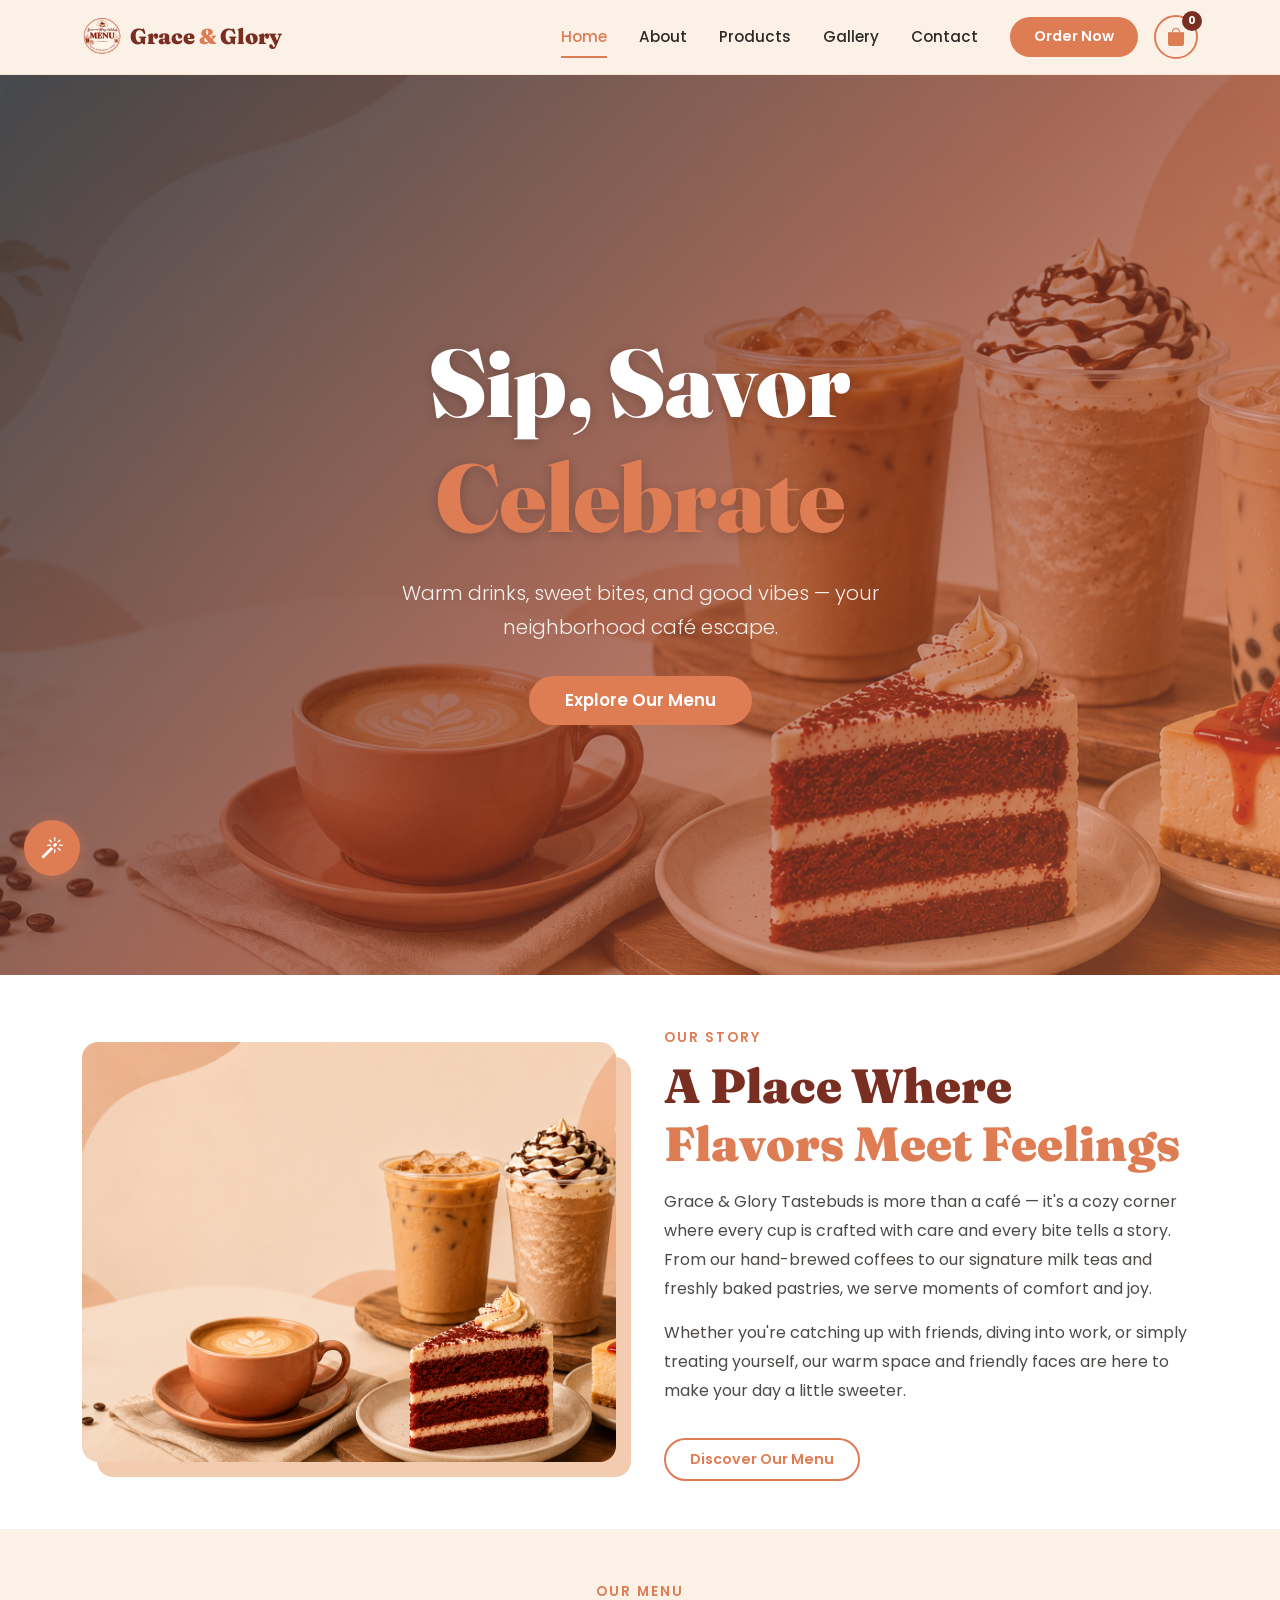
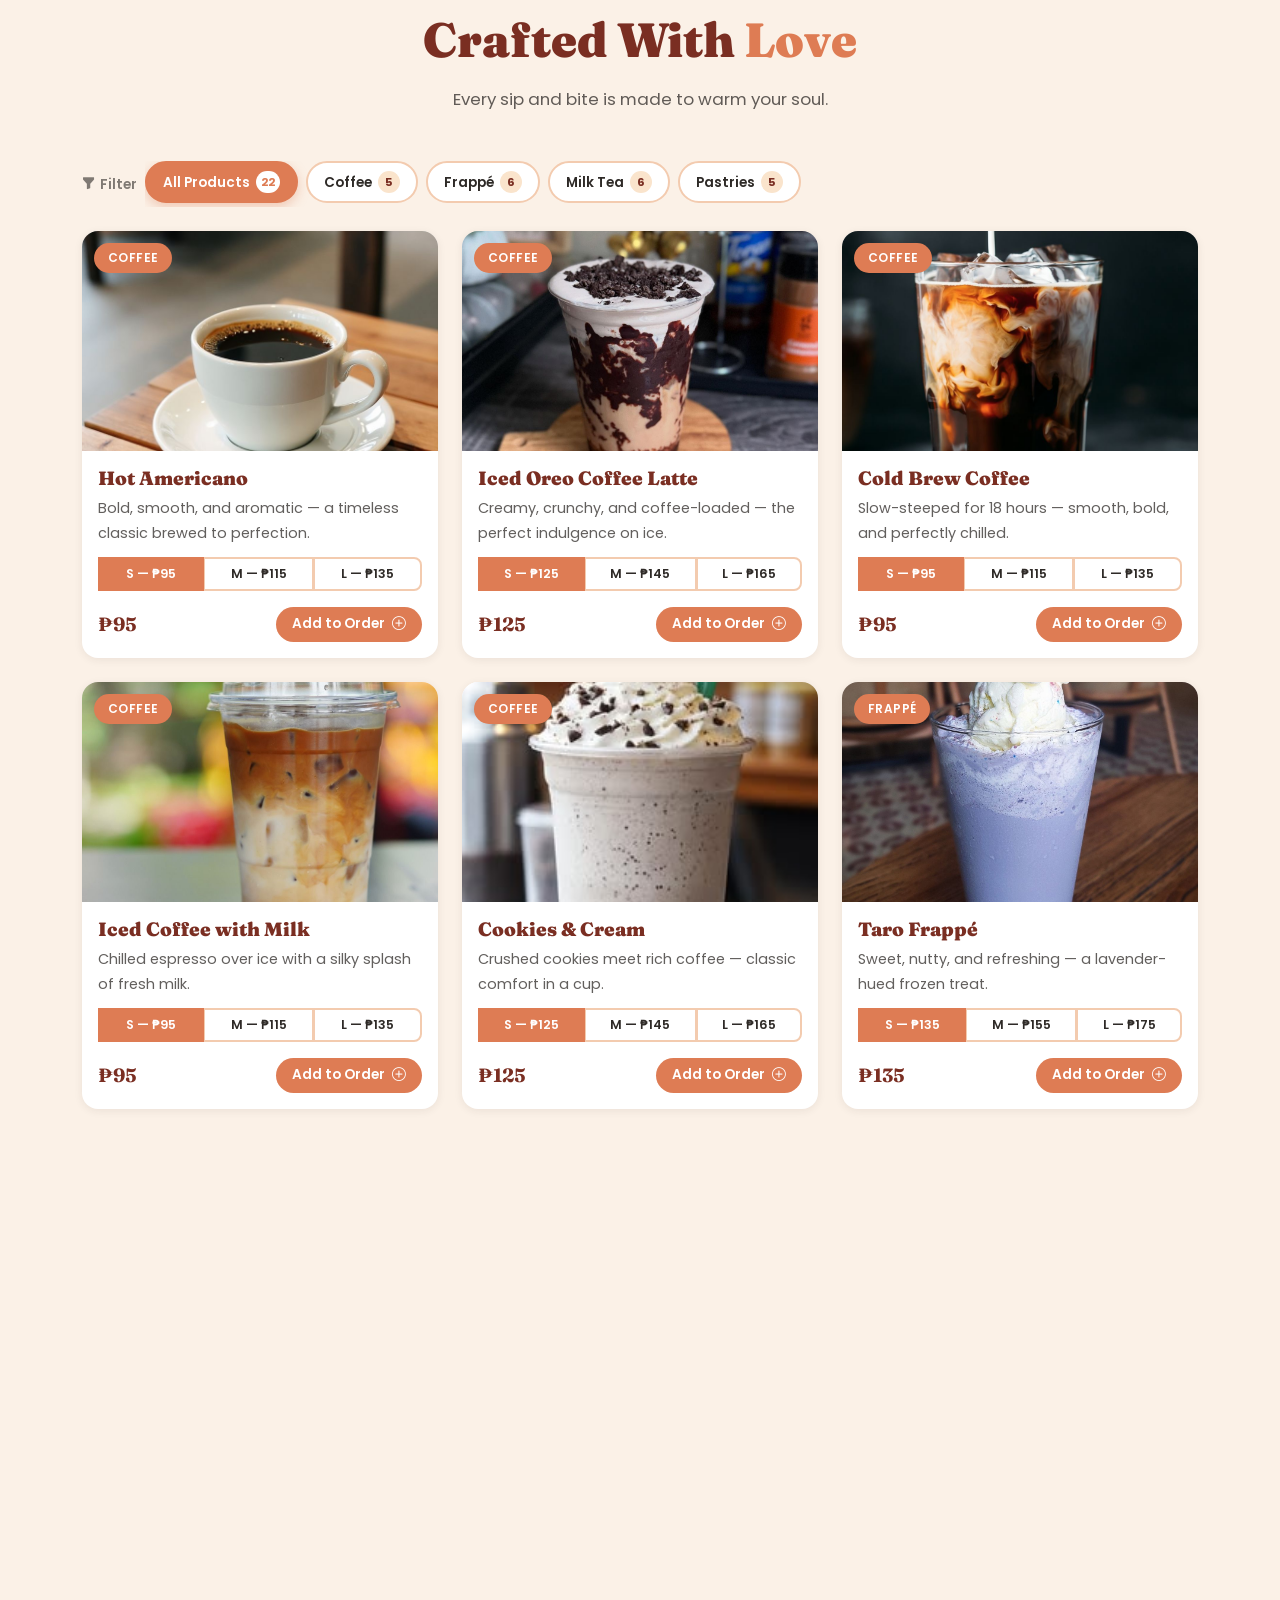
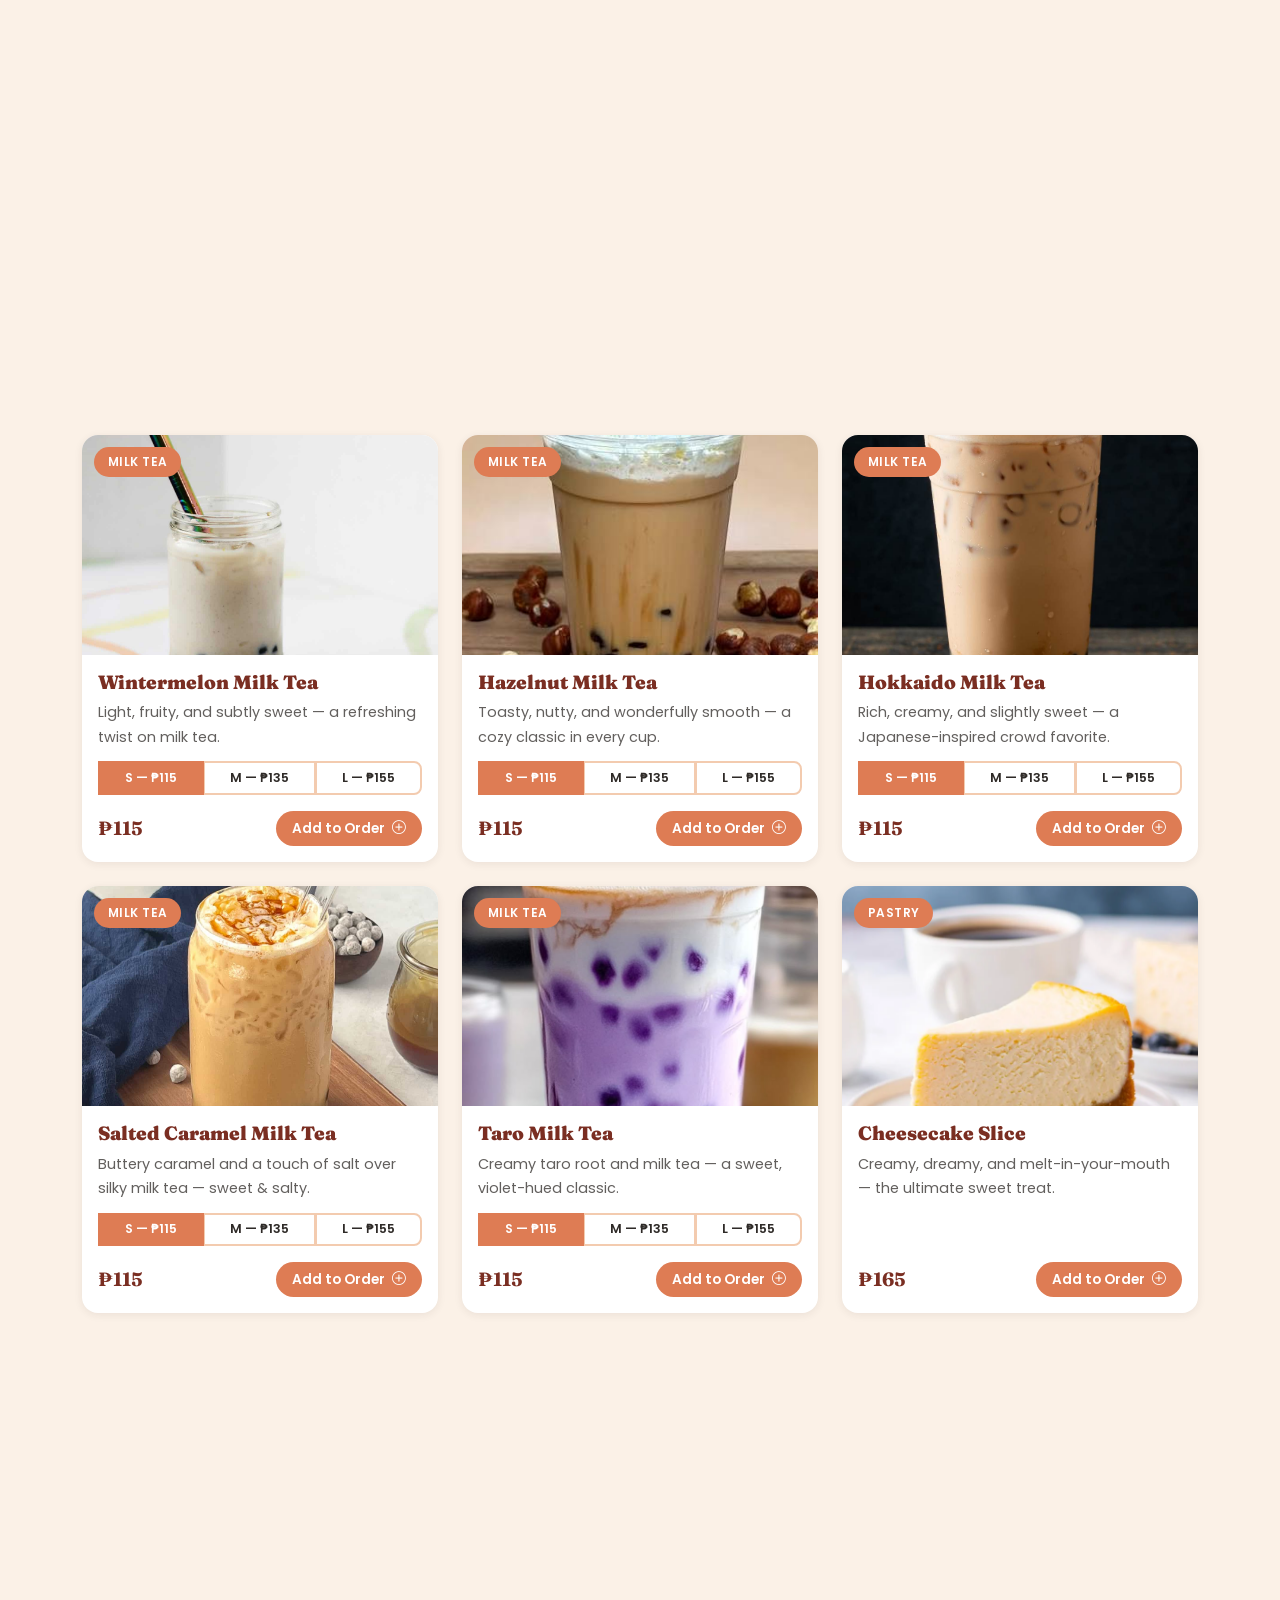
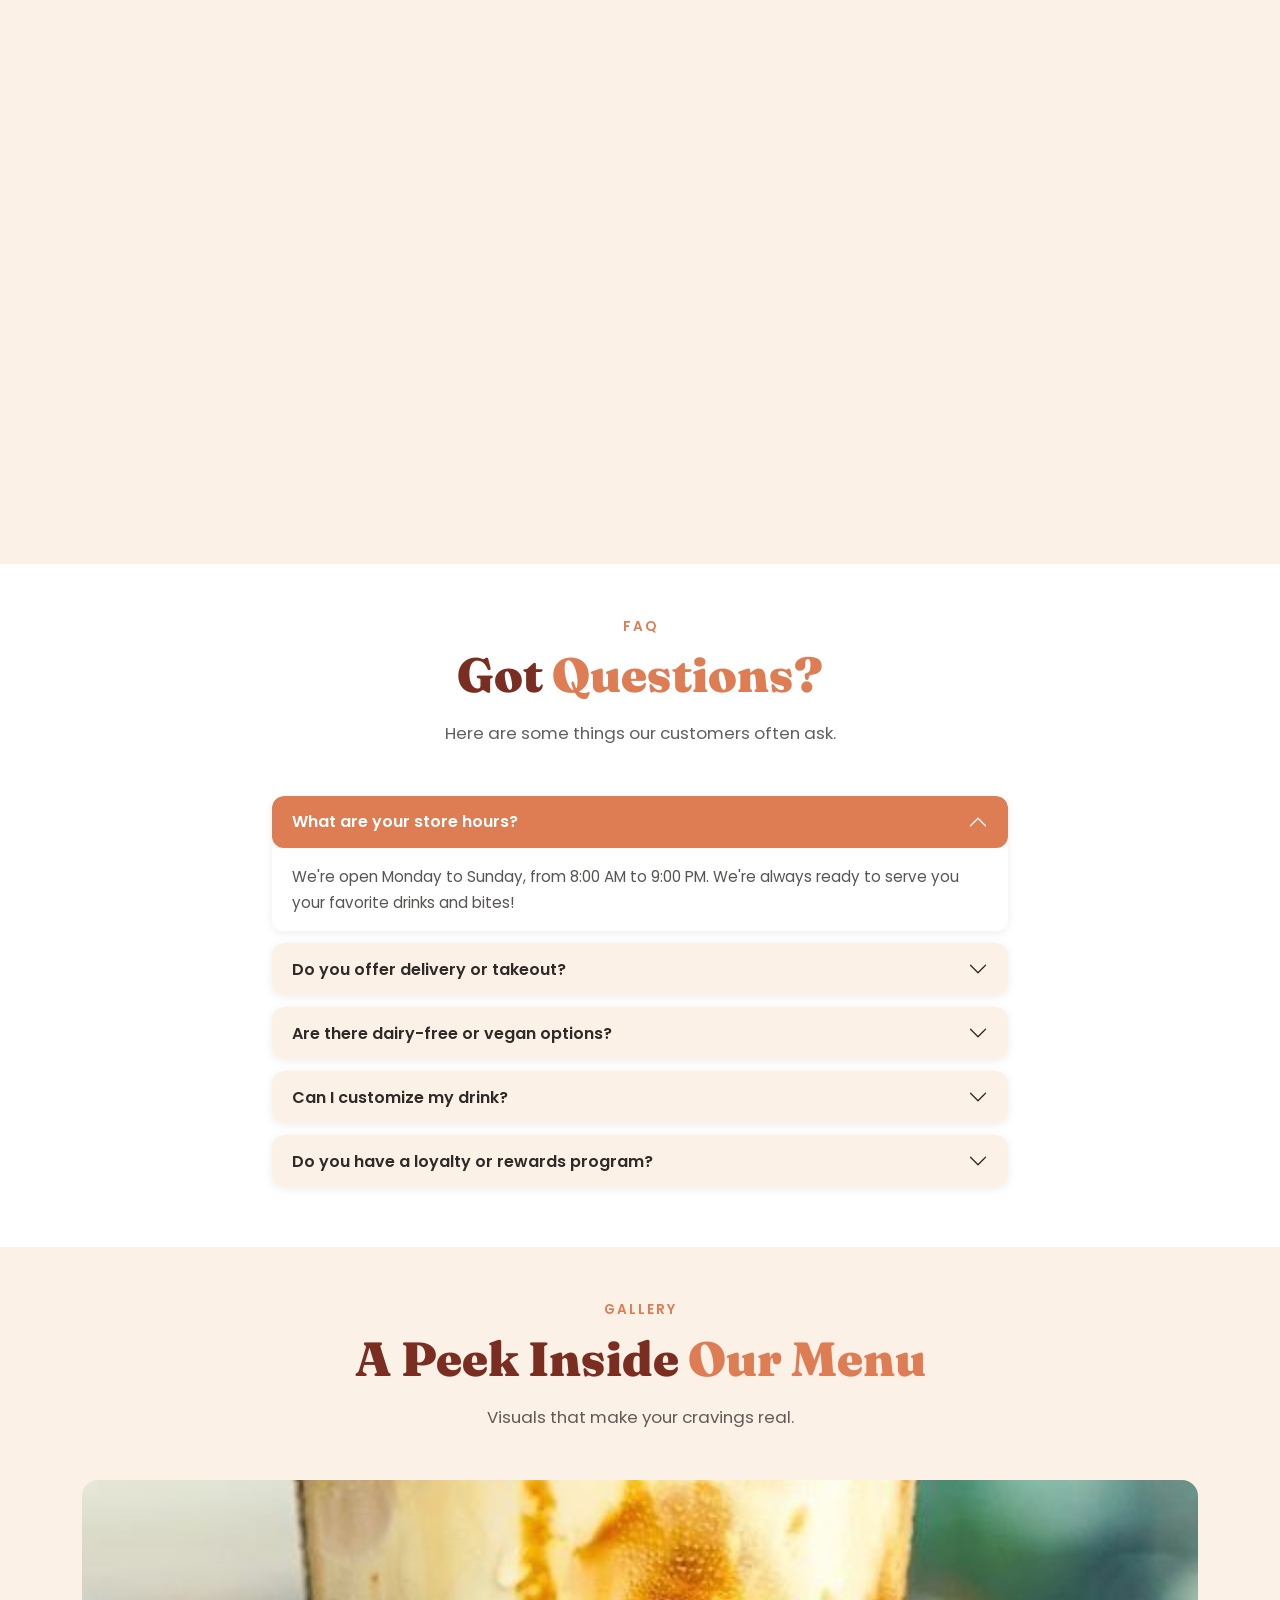
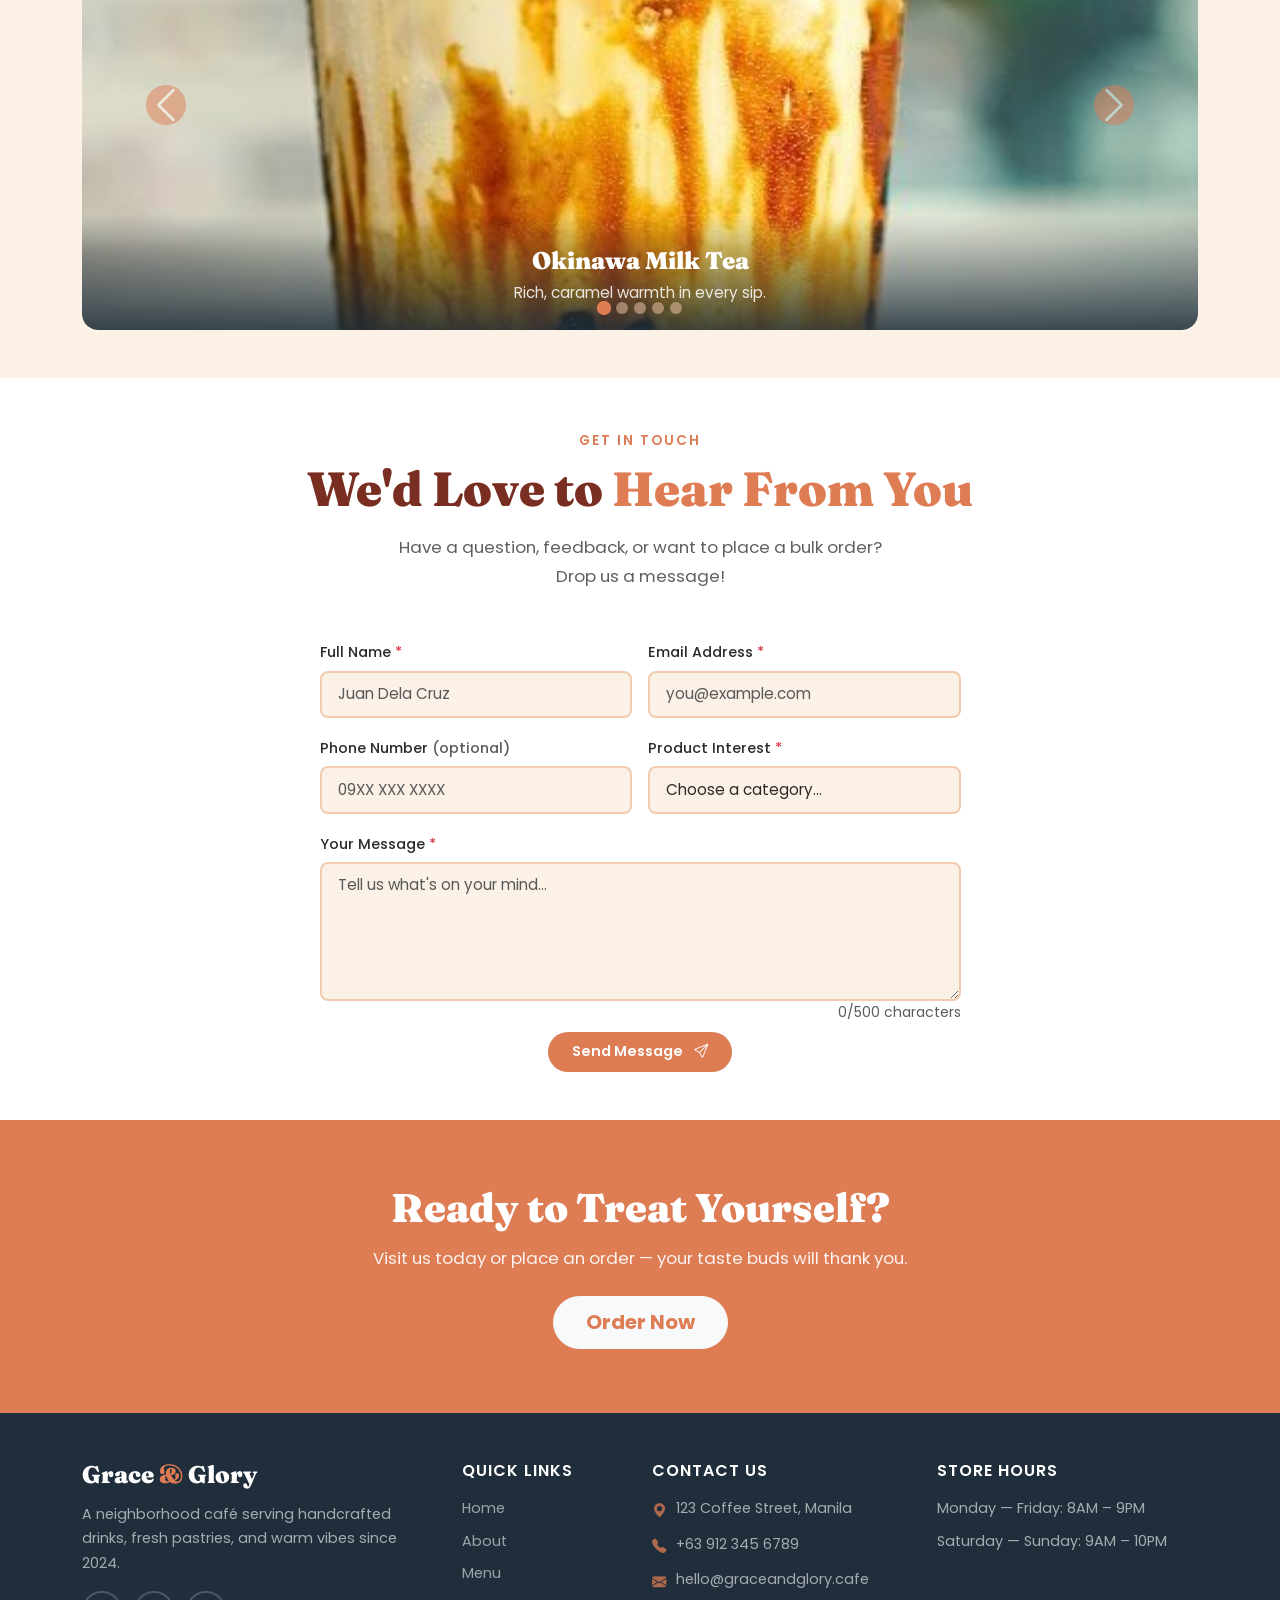
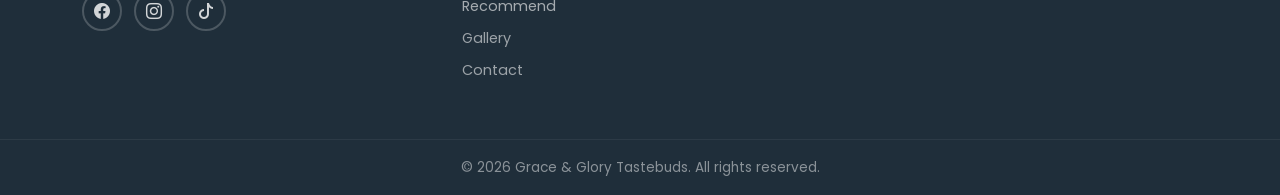
<file: index.html>
<!DOCTYPE html>
<html lang="en">
<head>
    <meta charset="UTF-8">
    <meta name="viewport" content="width=device-width, initial-scale=1.0">
    <title>Grace & Glory — Café</title>

    <!-- Favicon -->
    <link rel="icon" type="image/png" sizes="32x32" href="favicon.png">
    <link rel="apple-touch-icon" sizes="180x180" href="apple-touch-icon.png">
    <link rel="manifest" href="site.webmanifest">

    <!-- Google Fonts -->
    <link rel="preconnect" href="https://fonts.googleapis.com">
    <link rel="preconnect" href="https://fonts.gstatic.com" crossorigin>
    <link href="https://fonts.googleapis.com/css2?family=Fraunces:opsz,wght@9..144,400;9..144,700;9..144,900&family=Poppins:wght@300;400;500;600;700&display=swap" rel="stylesheet">

    <!-- Bootstrap 5.3 CSS -->
    <link href="https://cdn.jsdelivr.net/npm/bootstrap@5.3.3/dist/css/bootstrap.min.css" rel="stylesheet">

    <!-- Bootstrap Icons -->
    <link href="https://cdn.jsdelivr.net/npm/bootstrap-icons@1.11.3/font/bootstrap-icons.min.css" rel="stylesheet">

    <!-- Custom CSS -->
    <link rel="stylesheet" href="css/style.css">
</head>
<body>

    <!-- ==================== NAVBAR ==================== -->
    <nav class="navbar navbar-expand-lg sticky-top" id="mainNav">
        <div class="container">
            <a class="navbar-brand" href="#">
                <img src="assets/logo.png" alt="Grace & Glory" class="brand-logo">
                <span class="brand-text">Grace <span class="accent">&</span> Glory</span>
            </a>

            <button class="navbar-toggler" type="button" data-bs-toggle="collapse" data-bs-target="#navbarContent" aria-controls="navbarContent" aria-expanded="false" aria-label="Toggle navigation">
                <span class="navbar-toggler-icon"></span>
            </button>

            <div class="collapse navbar-collapse" id="navbarContent">
                <ul class="navbar-nav ms-auto align-items-lg-center">
                    <li class="nav-item"><a class="nav-link" href="#home">Home</a></li>
                    <li class="nav-item"><a class="nav-link" href="#about">About</a></li>
                    <li class="nav-item"><a class="nav-link" href="#products">Products</a></li>
                    <li class="nav-item"><a class="nav-link" href="#gallery">Gallery</a></li>
                    <li class="nav-item"><a class="nav-link" href="#contact">Contact</a></li>
                </ul>
                <a href="#contact" class="btn btn-accent ms-lg-3 mt-2 mt-lg-0">Order Now</a>
            </div>

            <!-- Cart Icon -->
            <button class="cart-btn" id="cartToggle" data-bs-toggle="offcanvas" data-bs-target="#cartOffcanvas" aria-label="View cart">
                <i class="bi bi-bag-fill"></i>
                <span class="cart-badge" id="cartBadge">0</span>
            </button>
        </div>
    </nav>

    <!-- ==================== HERO ==================== -->
    <section id="home" class="hero-section">
        <div class="hero-bg">
            <img src="assets/hero_img.png" alt="Grace and Glory Café interior" class="hero-img">
            <div class="hero-overlay"></div>
        </div>
        <div class="container hero-content text-center">
            <h1 class="display-font hero-title animate-fade-up">Sip, Savor<br><span class="accent-text">Celebrate</span></h1>
            <p class="hero-subtitle animate-fade-up delay-1">Warm drinks, sweet bites, and good vibes — your neighborhood café escape.</p>
            <a href="#products" class="btn btn-accent btn-lg animate-fade-up delay-2">Explore Our Menu</a>
        </div>
    </section>

    <!-- ==================== ABOUT ==================== -->
    <section id="about" class="about-section py-5">
        <div class="container">
            <div class="row align-items-center g-5">
                <div class="col-lg-6 animate-on-scroll">
                    <div class="about-img-wrapper">
                        <img src="assets/hero_img.png" alt="Inside Grace and Glory Café" class="about-img rounded-4">
                        <div class="about-img-accent"></div>
                    </div>
                </div>
                <div class="col-lg-6 animate-on-scroll">
                    <p class="section-tag">Our Story</p>
                    <h2 class="section-title display-font">A Place Where<br><span class="accent-text">Flavors Meet Feelings</span></h2>
                    <p class="about-text">Grace & Glory Tastebuds is more than a café — it's a cozy corner where every cup is crafted with care and every bite tells a story. From our hand-brewed coffees to our signature milk teas and freshly baked pastries, we serve moments of comfort and joy.</p>
                    <p class="about-text">Whether you're catching up with friends, diving into work, or simply treating yourself, our warm space and friendly faces are here to make your day a little sweeter.</p>
                    <a href="#products" class="btn btn-outline-accent mt-3">Discover Our Menu</a>
                </div>
            </div>
        </div>
    </section>

    <!-- ==================== PRODUCTS ==================== -->
    <section id="products" class="products-section py-5">
        <div class="container">
            <div class="text-center mb-5 animate-on-scroll">
                <p class="section-tag">Our Menu</p>
                <h2 class="section-title display-font">Crafted With <span class="accent-text">Love</span></h2>
                <p class="section-subtitle">Every sip and bite is made to warm your soul.</p>
            </div>

            <!-- Filter Pills -->
            <div class="filter-bar mb-4 animate-on-scroll">
                <div class="d-flex align-items-center gap-2">
                    <span class="filter-label"><i class="bi bi-funnel-fill me-1"></i>Filter</span>
                    <div class="filter-scroll" role="group" aria-label="Filter products by category">
                        <button class="filter-pill active" data-filter="all" aria-pressed="true">All Products <span class="pill-count" data-count="all">0</span></button>
                        <button class="filter-pill" data-filter="coffee" aria-pressed="false">Coffee <span class="pill-count" data-count="coffee">0</span></button>
                        <button class="filter-pill" data-filter="frappe" aria-pressed="false">Frappé <span class="pill-count" data-count="frappe">0</span></button>
                        <button class="filter-pill" data-filter="milktea" aria-pressed="false">Milk Tea <span class="pill-count" data-count="milktea">0</span></button>
                        <button class="filter-pill" data-filter="pastry" aria-pressed="false">Pastries <span class="pill-count" data-count="pastry">0</span></button>
                    </div>
                </div>
            </div>

            <!-- Product Cards Grid -->
            <div class="row row-cols-1 row-cols-md-2 row-cols-lg-3 g-4" id="productGrid">

                <!-- Coffee 1: Hot Americano -->
                <div class="col product-card animate-on-scroll" data-category="coffee">
                    <div class="card h-100">
                        <div class="card-img-top-wrapper">
                            <img src="assets/hotcold_coffee/hot_americano.png" class="card-img-top" alt="Hot Americano">
                            <span class="category-badge">Coffee</span>
                        </div>
                        <div class="card-body d-flex flex-column">
                            <h5 class="card-title display-font">Hot Americano</h5>
                            <p class="card-text">Bold, smooth, and aromatic — a timeless classic brewed to perfection.</p>
                            <div class="size-selector mb-3">
                                <div class="btn-group btn-group-sm w-100" role="group" data-size-prices='{"S":95,"M":115,"L":135}'>
                                    <input type="radio" class="btn-check" name="size-coffee1" id="size-coffee1-s" value="S" checked>
                                    <label class="btn btn-size" for="size-coffee1-s">S — ₱95</label>
                                    <input type="radio" class="btn-check" name="size-coffee1" id="size-coffee1-m" value="M">
                                    <label class="btn btn-size" for="size-coffee1-m">M — ₱115</label>
                                    <input type="radio" class="btn-check" name="size-coffee1" id="size-coffee1-l" value="L">
                                    <label class="btn btn-size" for="size-coffee1-l">L — ₱135</label>
                                </div>
                            </div>
                            <div class="mt-auto d-flex justify-content-between align-items-center">
                                <span class="price-tag" data-base-price="95">₱95</span>
                                <button class="btn btn-accent btn-add-to-order" data-name="Hot Americano" data-price="95">Add to Order <i class="bi bi-plus-circle ms-1"></i></button>
                            </div>
                        </div>
                    </div>
                </div>

                <!-- Coffee 2: Iced Oreo Coffee Latte -->
                <div class="col product-card animate-on-scroll" data-category="coffee">
                    <div class="card h-100">
                        <div class="card-img-top-wrapper">
                            <img src="assets/hotcold_coffee/iced_oreo_coffee_latte.png" class="card-img-top" alt="Iced Oreo Coffee Latte">
                            <span class="category-badge">Coffee</span>
                        </div>
                        <div class="card-body d-flex flex-column">
                            <h5 class="card-title display-font">Iced Oreo Coffee Latte</h5>
                            <p class="card-text">Creamy, crunchy, and coffee-loaded — the perfect indulgence on ice.</p>
                            <div class="size-selector mb-3">
                                <div class="btn-group btn-group-sm w-100" role="group" data-size-prices='{"S":125,"M":145,"L":165}'>
                                    <input type="radio" class="btn-check" name="size-coffee2" id="size-coffee2-s" value="S" checked>
                                    <label class="btn btn-size" for="size-coffee2-s">S — ₱125</label>
                                    <input type="radio" class="btn-check" name="size-coffee2" id="size-coffee2-m" value="M">
                                    <label class="btn btn-size" for="size-coffee2-m">M — ₱145</label>
                                    <input type="radio" class="btn-check" name="size-coffee2" id="size-coffee2-l" value="L">
                                    <label class="btn btn-size" for="size-coffee2-l">L — ₱165</label>
                                </div>
                            </div>
                            <div class="mt-auto d-flex justify-content-between align-items-center">
                                <span class="price-tag" data-base-price="125">₱125</span>
                                <button class="btn btn-accent btn-add-to-order" data-name="Iced Oreo Coffee Latte" data-price="125">Add to Order <i class="bi bi-plus-circle ms-1"></i></button>
                            </div>
                        </div>
                    </div>
                </div>

                <!-- Coffee 3: Cold Brew Coffee -->
                <div class="col product-card animate-on-scroll" data-category="coffee">
                    <div class="card h-100">
                        <div class="card-img-top-wrapper">
                            <img src="assets/hotcold_coffee/cold_brew_coffee.png" class="card-img-top" alt="Cold Brew Coffee">
                            <span class="category-badge">Coffee</span>
                        </div>
                        <div class="card-body d-flex flex-column">
                            <h5 class="card-title display-font">Cold Brew Coffee</h5>
                            <p class="card-text">Slow-steeped for 18 hours — smooth, bold, and perfectly chilled.</p>
                            <div class="size-selector mb-3">
                                <div class="btn-group btn-group-sm w-100" role="group" data-size-prices='{"S":95,"M":115,"L":135}'>
                                    <input type="radio" class="btn-check" name="size-coffee3" id="size-coffee3-s" value="S" checked>
                                    <label class="btn btn-size" for="size-coffee3-s">S — ₱95</label>
                                    <input type="radio" class="btn-check" name="size-coffee3" id="size-coffee3-m" value="M">
                                    <label class="btn btn-size" for="size-coffee3-m">M — ₱115</label>
                                    <input type="radio" class="btn-check" name="size-coffee3" id="size-coffee3-l" value="L">
                                    <label class="btn btn-size" for="size-coffee3-l">L — ₱135</label>
                                </div>
                            </div>
                            <div class="mt-auto d-flex justify-content-between align-items-center">
                                <span class="price-tag" data-base-price="95">₱95</span>
                                <button class="btn btn-accent btn-add-to-order" data-name="Cold Brew Coffee" data-price="95">Add to Order <i class="bi bi-plus-circle ms-1"></i></button>
                            </div>
                        </div>
                    </div>
                </div>

                <!-- Coffee 4: Iced Coffee with Milk -->
                <div class="col product-card animate-on-scroll" data-category="coffee">
                    <div class="card h-100">
                        <div class="card-img-top-wrapper">
                            <img src="assets/hotcold_coffee/iced_coffee_with_ milk.png" class="card-img-top" alt="Iced Coffee with Milk">
                            <span class="category-badge">Coffee</span>
                        </div>
                        <div class="card-body d-flex flex-column">
                            <h5 class="card-title display-font">Iced Coffee with Milk</h5>
                            <p class="card-text">Chilled espresso over ice with a silky splash of fresh milk.</p>
                            <div class="size-selector mb-3">
                                <div class="btn-group btn-group-sm w-100" role="group" data-size-prices='{"S":95,"M":115,"L":135}'>
                                    <input type="radio" class="btn-check" name="size-coffee4" id="size-coffee4-s" value="S" checked>
                                    <label class="btn btn-size" for="size-coffee4-s">S — ₱95</label>
                                    <input type="radio" class="btn-check" name="size-coffee4" id="size-coffee4-m" value="M">
                                    <label class="btn btn-size" for="size-coffee4-m">M — ₱115</label>
                                    <input type="radio" class="btn-check" name="size-coffee4" id="size-coffee4-l" value="L">
                                    <label class="btn btn-size" for="size-coffee4-l">L — ₱135</label>
                                </div>
                            </div>
                            <div class="mt-auto d-flex justify-content-between align-items-center">
                                <span class="price-tag" data-base-price="95">₱95</span>
                                <button class="btn btn-accent btn-add-to-order" data-name="Iced Coffee with Milk" data-price="95">Add to Order <i class="bi bi-plus-circle ms-1"></i></button>
                            </div>
                        </div>
                    </div>
                </div>

                <!-- Coffee 5: Cookies & Cream -->
                <div class="col product-card animate-on-scroll" data-category="coffee">
                    <div class="card h-100">
                        <div class="card-img-top-wrapper">
                            <img src="assets/hotcold_coffee/cookies_n_cream.png" class="card-img-top" alt="Cookies & Cream Coffee">
                            <span class="category-badge">Coffee</span>
                        </div>
                        <div class="card-body d-flex flex-column">
                            <h5 class="card-title display-font">Cookies & Cream</h5>
                            <p class="card-text">Crushed cookies meet rich coffee — classic comfort in a cup.</p>
                            <div class="size-selector mb-3">
                                <div class="btn-group btn-group-sm w-100" role="group" data-size-prices='{"S":125,"M":145,"L":165}'>
                                    <input type="radio" class="btn-check" name="size-coffee5" id="size-coffee5-s" value="S" checked>
                                    <label class="btn btn-size" for="size-coffee5-s">S — ₱125</label>
                                    <input type="radio" class="btn-check" name="size-coffee5" id="size-coffee5-m" value="M">
                                    <label class="btn btn-size" for="size-coffee5-m">M — ₱145</label>
                                    <input type="radio" class="btn-check" name="size-coffee5" id="size-coffee5-l" value="L">
                                    <label class="btn btn-size" for="size-coffee5-l">L — ₱165</label>
                                </div>
                            </div>
                            <div class="mt-auto d-flex justify-content-between align-items-center">
                                <span class="price-tag" data-base-price="125">₱125</span>
                                <button class="btn btn-accent btn-add-to-order" data-name="Cookies & Cream" data-price="125">Add to Order <i class="bi bi-plus-circle ms-1"></i></button>
                            </div>
                        </div>
                    </div>
                </div>

                <!-- Frappe 1: Taro Frappe -->
                <div class="col product-card animate-on-scroll" data-category="frappe">
                    <div class="card h-100">
                        <div class="card-img-top-wrapper">
                            <img src="assets/frappe/taro.png" class="card-img-top" alt="Taro Frappé">
                            <span class="category-badge">Frappé</span>
                        </div>
                        <div class="card-body d-flex flex-column">
                            <h5 class="card-title display-font">Taro Frappé</h5>
                            <p class="card-text">Sweet, nutty, and refreshing — a lavender-hued frozen treat.</p>
                            <div class="size-selector mb-3">
                                <div class="btn-group btn-group-sm w-100" role="group" data-size-prices='{"S":135,"M":155,"L":175}'>
                                    <input type="radio" class="btn-check" name="size-frappe1" id="size-frappe1-s" value="S" checked>
                                    <label class="btn btn-size" for="size-frappe1-s">S — ₱135</label>
                                    <input type="radio" class="btn-check" name="size-frappe1" id="size-frappe1-m" value="M">
                                    <label class="btn btn-size" for="size-frappe1-m">M — ₱155</label>
                                    <input type="radio" class="btn-check" name="size-frappe1" id="size-frappe1-l" value="L">
                                    <label class="btn btn-size" for="size-frappe1-l">L — ₱175</label>
                                </div>
                            </div>
                            <div class="mt-auto d-flex justify-content-between align-items-center">
                                <span class="price-tag" data-base-price="135">₱135</span>
                                <button class="btn btn-accent btn-add-to-order" data-name="Taro Frappé" data-price="135">Add to Order <i class="bi bi-plus-circle ms-1"></i></button>
                            </div>
                        </div>
                    </div>
                </div>

                <!-- Frappe 2: Mango Frappe -->
                <div class="col product-card animate-on-scroll" data-category="frappe">
                    <div class="card h-100">
                        <div class="card-img-top-wrapper">
                            <img src="assets/frappe/mango.png" class="card-img-top" alt="Mango Frappé">
                            <span class="category-badge">Frappé</span>
                        </div>
                        <div class="card-body d-flex flex-column">
                            <h5 class="card-title display-font">Mango Frappé</h5>
                            <p class="card-text">Tropical, sweet, and creamy — sunshine blended into a frosty cup.</p>
                            <div class="size-selector mb-3">
                                <div class="btn-group btn-group-sm w-100" role="group" data-size-prices='{"S":135,"M":155,"L":175}'>
                                    <input type="radio" class="btn-check" name="size-frappe2" id="size-frappe2-s" value="S" checked>
                                    <label class="btn btn-size" for="size-frappe2-s">S — ₱135</label>
                                    <input type="radio" class="btn-check" name="size-frappe2" id="size-frappe2-m" value="M">
                                    <label class="btn btn-size" for="size-frappe2-m">M — ₱155</label>
                                    <input type="radio" class="btn-check" name="size-frappe2" id="size-frappe2-l" value="L">
                                    <label class="btn btn-size" for="size-frappe2-l">L — ₱175</label>
                                </div>
                            </div>
                            <div class="mt-auto d-flex justify-content-between align-items-center">
                                <span class="price-tag" data-base-price="135">₱135</span>
                                <button class="btn btn-accent btn-add-to-order" data-name="Mango Frappé" data-price="135">Add to Order <i class="bi bi-plus-circle ms-1"></i></button>
                            </div>
                        </div>
                    </div>
                </div>

                <!-- Frappe 3: Dark Chocolate Frappe -->
                <div class="col product-card animate-on-scroll" data-category="frappe">
                    <div class="card h-100">
                        <div class="card-img-top-wrapper">
                            <img src="assets/frappe/dark_chocolate.png" class="card-img-top" alt="Dark Chocolate Frappé">
                            <span class="category-badge">Frappé</span>
                        </div>
                        <div class="card-body d-flex flex-column">
                            <h5 class="card-title display-font">Dark Chocolate Frappé</h5>
                            <p class="card-text">Rich, bittersweet cocoa blended with ice — pure chocolate decadence.</p>
                            <div class="size-selector mb-3">
                                <div class="btn-group btn-group-sm w-100" role="group" data-size-prices='{"S":135,"M":155,"L":175}'>
                                    <input type="radio" class="btn-check" name="size-frappe3" id="size-frappe3-s" value="S" checked>
                                    <label class="btn btn-size" for="size-frappe3-s">S — ₱135</label>
                                    <input type="radio" class="btn-check" name="size-frappe3" id="size-frappe3-m" value="M">
                                    <label class="btn btn-size" for="size-frappe3-m">M — ₱155</label>
                                    <input type="radio" class="btn-check" name="size-frappe3" id="size-frappe3-l" value="L">
                                    <label class="btn btn-size" for="size-frappe3-l">L — ₱175</label>
                                </div>
                            </div>
                            <div class="mt-auto d-flex justify-content-between align-items-center">
                                <span class="price-tag" data-base-price="135">₱135</span>
                                <button class="btn btn-accent btn-add-to-order" data-name="Dark Chocolate Frappé" data-price="135">Add to Order <i class="bi bi-plus-circle ms-1"></i></button>
                            </div>
                        </div>
                    </div>
                </div>

                <!-- Frappe 4: Red Velvet Frappe -->
                <div class="col product-card animate-on-scroll" data-category="frappe">
                    <div class="card h-100">
                        <div class="card-img-top-wrapper">
                            <img src="assets/frappe/red_velvet.png" class="card-img-top" alt="Red Velvet Frappé">
                            <span class="category-badge">Frappé</span>
                        </div>
                        <div class="card-body d-flex flex-column">
                            <h5 class="card-title display-font">Red Velvet Frappé</h5>
                            <p class="card-text">A silky cocoa-red blend with cream cheese notes — dessert in a glass.</p>
                            <div class="size-selector mb-3">
                                <div class="btn-group btn-group-sm w-100" role="group" data-size-prices='{"S":135,"M":155,"L":175}'>
                                    <input type="radio" class="btn-check" name="size-frappe4" id="size-frappe4-s" value="S" checked>
                                    <label class="btn btn-size" for="size-frappe4-s">S — ₱135</label>
                                    <input type="radio" class="btn-check" name="size-frappe4" id="size-frappe4-m" value="M">
                                    <label class="btn btn-size" for="size-frappe4-m">M — ₱155</label>
                                    <input type="radio" class="btn-check" name="size-frappe4" id="size-frappe4-l" value="L">
                                    <label class="btn btn-size" for="size-frappe4-l">L — ₱175</label>
                                </div>
                            </div>
                            <div class="mt-auto d-flex justify-content-between align-items-center">
                                <span class="price-tag" data-base-price="135">₱135</span>
                                <button class="btn btn-accent btn-add-to-order" data-name="Red Velvet Frappé" data-price="135">Add to Order <i class="bi bi-plus-circle ms-1"></i></button>
                            </div>
                        </div>
                    </div>
                </div>

                <!-- Frappe 5: Salted Caramel Frappe -->
                <div class="col product-card animate-on-scroll" data-category="frappe">
                    <div class="card h-100">
                        <div class="card-img-top-wrapper">
                            <img src="assets/frappe/salted_caramel.png" class="card-img-top" alt="Salted Caramel Frappé">
                            <span class="category-badge">Frappé</span>
                        </div>
                        <div class="card-body d-flex flex-column">
                            <h5 class="card-title display-font">Salted Caramel Frappé</h5>
                            <p class="card-text">Sweet caramel swirled with a pinch of sea salt — perfectly balanced.</p>
                            <div class="size-selector mb-3">
                                <div class="btn-group btn-group-sm w-100" role="group" data-size-prices='{"S":135,"M":155,"L":175}'>
                                    <input type="radio" class="btn-check" name="size-frappe5" id="size-frappe5-s" value="S" checked>
                                    <label class="btn btn-size" for="size-frappe5-s">S — ₱135</label>
                                    <input type="radio" class="btn-check" name="size-frappe5" id="size-frappe5-m" value="M">
                                    <label class="btn btn-size" for="size-frappe5-m">M — ₱155</label>
                                    <input type="radio" class="btn-check" name="size-frappe5" id="size-frappe5-l" value="L">
                                    <label class="btn btn-size" for="size-frappe5-l">L — ₱175</label>
                                </div>
                            </div>
                            <div class="mt-auto d-flex justify-content-between align-items-center">
                                <span class="price-tag" data-base-price="135">₱135</span>
                                <button class="btn btn-accent btn-add-to-order" data-name="Salted Caramel Frappé" data-price="135">Add to Order <i class="bi bi-plus-circle ms-1"></i></button>
                            </div>
                        </div>
                    </div>
                </div>

                <!-- Frappe 6: Strawberry Cheesecake Frappe -->
                <div class="col product-card animate-on-scroll" data-category="frappe">
                    <div class="card h-100">
                        <div class="card-img-top-wrapper">
                            <img src="assets/frappe/strawberry_cheesecake.png" class="card-img-top" alt="Strawberry Cheesecake Frappé">
                            <span class="category-badge">Frappé</span>
                        </div>
                        <div class="card-body d-flex flex-column">
                            <h5 class="card-title display-font">Strawberry Cheesecake Frappé</h5>
                            <p class="card-text">Fresh strawberries meet creamy cheesecake — berry dreamy and chilled.</p>
                            <div class="size-selector mb-3">
                                <div class="btn-group btn-group-sm w-100" role="group" data-size-prices='{"S":135,"M":155,"L":175}'>
                                    <input type="radio" class="btn-check" name="size-frappe6" id="size-frappe6-s" value="S" checked>
                                    <label class="btn btn-size" for="size-frappe6-s">S — ₱135</label>
                                    <input type="radio" class="btn-check" name="size-frappe6" id="size-frappe6-m" value="M">
                                    <label class="btn btn-size" for="size-frappe6-m">M — ₱155</label>
                                    <input type="radio" class="btn-check" name="size-frappe6" id="size-frappe6-l" value="L">
                                    <label class="btn btn-size" for="size-frappe6-l">L — ₱175</label>
                                </div>
                            </div>
                            <div class="mt-auto d-flex justify-content-between align-items-center">
                                <span class="price-tag" data-base-price="135">₱135</span>
                                <button class="btn btn-accent btn-add-to-order" data-name="Strawberry Cheesecake Frappé" data-price="135">Add to Order <i class="bi bi-plus-circle ms-1"></i></button>
                            </div>
                        </div>
                    </div>
                </div>

                <!-- Milk Tea 1: Okinawa Milk Tea -->
                <div class="col product-card animate-on-scroll" data-category="milktea">
                    <div class="card h-100">
                        <div class="card-img-top-wrapper">
                            <img src="assets/milk_tea/okinawa.png" class="card-img-top" alt="Okinawa Milk Tea">
                            <span class="category-badge">Milk Tea</span>
                        </div>
                        <div class="card-body d-flex flex-column">
                            <h5 class="card-title display-font">Okinawa Milk Tea</h5>
                            <p class="card-text">Rich, caramel-like, and deeply satisfying — a Japanese-inspired favorite.</p>
                            <div class="size-selector mb-3">
                                <div class="btn-group btn-group-sm w-100" role="group" data-size-prices='{"S":115,"M":135,"L":155}'>
                                    <input type="radio" class="btn-check" name="size-milktea1" id="size-milktea1-s" value="S" checked>
                                    <label class="btn btn-size" for="size-milktea1-s">S — ₱115</label>
                                    <input type="radio" class="btn-check" name="size-milktea1" id="size-milktea1-m" value="M">
                                    <label class="btn btn-size" for="size-milktea1-m">M — ₱135</label>
                                    <input type="radio" class="btn-check" name="size-milktea1" id="size-milktea1-l" value="L">
                                    <label class="btn btn-size" for="size-milktea1-l">L — ₱155</label>
                                </div>
                            </div>
                            <div class="mt-auto d-flex justify-content-between align-items-center">
                                <span class="price-tag" data-base-price="115">₱115</span>
                                <button class="btn btn-accent btn-add-to-order" data-name="Okinawa Milk Tea" data-price="115">Add to Order <i class="bi bi-plus-circle ms-1"></i></button>
                            </div>
                        </div>
                    </div>
                </div>

                <!-- Milk Tea 2: Wintermelon Milk Tea -->
                <div class="col product-card animate-on-scroll" data-category="milktea">
                    <div class="card h-100">
                        <div class="card-img-top-wrapper">
                            <img src="assets/milk_tea/wintermelon.png" class="card-img-top" alt="Wintermelon Milk Tea">
                            <span class="category-badge">Milk Tea</span>
                        </div>
                        <div class="card-body d-flex flex-column">
                            <h5 class="card-title display-font">Wintermelon Milk Tea</h5>
                            <p class="card-text">Light, fruity, and subtly sweet — a refreshing twist on milk tea.</p>
                            <div class="size-selector mb-3">
                                <div class="btn-group btn-group-sm w-100" role="group" data-size-prices='{"S":115,"M":135,"L":155}'>
                                    <input type="radio" class="btn-check" name="size-milktea2" id="size-milktea2-s" value="S" checked>
                                    <label class="btn btn-size" for="size-milktea2-s">S — ₱115</label>
                                    <input type="radio" class="btn-check" name="size-milktea2" id="size-milktea2-m" value="M">
                                    <label class="btn btn-size" for="size-milktea2-m">M — ₱135</label>
                                    <input type="radio" class="btn-check" name="size-milktea2" id="size-milktea2-l" value="L">
                                    <label class="btn btn-size" for="size-milktea2-l">L — ₱155</label>
                                </div>
                            </div>
                            <div class="mt-auto d-flex justify-content-between align-items-center">
                                <span class="price-tag" data-base-price="115">₱115</span>
                                <button class="btn btn-accent btn-add-to-order" data-name="Wintermelon Milk Tea" data-price="115">Add to Order <i class="bi bi-plus-circle ms-1"></i></button>
                            </div>
                        </div>
                    </div>
                </div>

                <!-- Milk Tea 3: Hazelnut Milk Tea -->
                <div class="col product-card animate-on-scroll" data-category="milktea">
                    <div class="card h-100">
                        <div class="card-img-top-wrapper">
                            <img src="assets/milk_tea/hazelnut.png" class="card-img-top" alt="Hazelnut Milk Tea">
                            <span class="category-badge">Milk Tea</span>
                        </div>
                        <div class="card-body d-flex flex-column">
                            <h5 class="card-title display-font">Hazelnut Milk Tea</h5>
                            <p class="card-text">Toasty, nutty, and wonderfully smooth — a cozy classic in every cup.</p>
                            <div class="size-selector mb-3">
                                <div class="btn-group btn-group-sm w-100" role="group" data-size-prices='{"S":115,"M":135,"L":155}'>
                                    <input type="radio" class="btn-check" name="size-milktea3" id="size-milktea3-s" value="S" checked>
                                    <label class="btn btn-size" for="size-milktea3-s">S — ₱115</label>
                                    <input type="radio" class="btn-check" name="size-milktea3" id="size-milktea3-m" value="M">
                                    <label class="btn btn-size" for="size-milktea3-m">M — ₱135</label>
                                    <input type="radio" class="btn-check" name="size-milktea3" id="size-milktea3-l" value="L">
                                    <label class="btn btn-size" for="size-milktea3-l">L — ₱155</label>
                                </div>
                            </div>
                            <div class="mt-auto d-flex justify-content-between align-items-center">
                                <span class="price-tag" data-base-price="115">₱115</span>
                                <button class="btn btn-accent btn-add-to-order" data-name="Hazelnut Milk Tea" data-price="115">Add to Order <i class="bi bi-plus-circle ms-1"></i></button>
                            </div>
                        </div>
                    </div>
                </div>

                <!-- Milk Tea 4: Hokkaido Milk Tea -->
                <div class="col product-card animate-on-scroll" data-category="milktea">
                    <div class="card h-100">
                        <div class="card-img-top-wrapper">
                            <img src="assets/milk_tea/hokkaido.png" class="card-img-top" alt="Hokkaido Milk Tea">
                            <span class="category-badge">Milk Tea</span>
                        </div>
                        <div class="card-body d-flex flex-column">
                            <h5 class="card-title display-font">Hokkaido Milk Tea</h5>
                            <p class="card-text">Rich, creamy, and slightly sweet — a Japanese-inspired crowd favorite.</p>
                            <div class="size-selector mb-3">
                                <div class="btn-group btn-group-sm w-100" role="group" data-size-prices='{"S":115,"M":135,"L":155}'>
                                    <input type="radio" class="btn-check" name="size-milktea4" id="size-milktea4-s" value="S" checked>
                                    <label class="btn btn-size" for="size-milktea4-s">S — ₱115</label>
                                    <input type="radio" class="btn-check" name="size-milktea4" id="size-milktea4-m" value="M">
                                    <label class="btn btn-size" for="size-milktea4-m">M — ₱135</label>
                                    <input type="radio" class="btn-check" name="size-milktea4" id="size-milktea4-l" value="L">
                                    <label class="btn btn-size" for="size-milktea4-l">L — ₱155</label>
                                </div>
                            </div>
                            <div class="mt-auto d-flex justify-content-between align-items-center">
                                <span class="price-tag" data-base-price="115">₱115</span>
                                <button class="btn btn-accent btn-add-to-order" data-name="Hokkaido Milk Tea" data-price="115">Add to Order <i class="bi bi-plus-circle ms-1"></i></button>
                            </div>
                        </div>
                    </div>
                </div>

                <!-- Milk Tea 5: Salted Caramel Milk Tea -->
                <div class="col product-card animate-on-scroll" data-category="milktea">
                    <div class="card h-100">
                        <div class="card-img-top-wrapper">
                            <img src="assets/milk_tea/salted_caramel.png" class="card-img-top" alt="Salted Caramel Milk Tea">
                            <span class="category-badge">Milk Tea</span>
                        </div>
                        <div class="card-body d-flex flex-column">
                            <h5 class="card-title display-font">Salted Caramel Milk Tea</h5>
                            <p class="card-text">Buttery caramel and a touch of salt over silky milk tea — sweet & salty.</p>
                            <div class="size-selector mb-3">
                                <div class="btn-group btn-group-sm w-100" role="group" data-size-prices='{"S":115,"M":135,"L":155}'>
                                    <input type="radio" class="btn-check" name="size-milktea5" id="size-milktea5-s" value="S" checked>
                                    <label class="btn btn-size" for="size-milktea5-s">S — ₱115</label>
                                    <input type="radio" class="btn-check" name="size-milktea5" id="size-milktea5-m" value="M">
                                    <label class="btn btn-size" for="size-milktea5-m">M — ₱135</label>
                                    <input type="radio" class="btn-check" name="size-milktea5" id="size-milktea5-l" value="L">
                                    <label class="btn btn-size" for="size-milktea5-l">L — ₱155</label>
                                </div>
                            </div>
                            <div class="mt-auto d-flex justify-content-between align-items-center">
                                <span class="price-tag" data-base-price="115">₱115</span>
                                <button class="btn btn-accent btn-add-to-order" data-name="Salted Caramel Milk Tea" data-price="115">Add to Order <i class="bi bi-plus-circle ms-1"></i></button>
                            </div>
                        </div>
                    </div>
                </div>

                <!-- Milk Tea 6: Taro Milk Tea -->
                <div class="col product-card animate-on-scroll" data-category="milktea">
                    <div class="card h-100">
                        <div class="card-img-top-wrapper">
                            <img src="assets/milk_tea/taro.jpg" class="card-img-top" alt="Taro Milk Tea">
                            <span class="category-badge">Milk Tea</span>
                        </div>
                        <div class="card-body d-flex flex-column">
                            <h5 class="card-title display-font">Taro Milk Tea</h5>
                            <p class="card-text">Creamy taro root and milk tea — a sweet, violet-hued classic.</p>
                            <div class="size-selector mb-3">
                                <div class="btn-group btn-group-sm w-100" role="group" data-size-prices='{"S":115,"M":135,"L":155}'>
                                    <input type="radio" class="btn-check" name="size-milktea6" id="size-milktea6-s" value="S" checked>
                                    <label class="btn btn-size" for="size-milktea6-s">S — ₱115</label>
                                    <input type="radio" class="btn-check" name="size-milktea6" id="size-milktea6-m" value="M">
                                    <label class="btn btn-size" for="size-milktea6-m">M — ₱135</label>
                                    <input type="radio" class="btn-check" name="size-milktea6" id="size-milktea6-l" value="L">
                                    <label class="btn btn-size" for="size-milktea6-l">L — ₱155</label>
                                </div>
                            </div>
                            <div class="mt-auto d-flex justify-content-between align-items-center">
                                <span class="price-tag" data-base-price="115">₱115</span>
                                <button class="btn btn-accent btn-add-to-order" data-name="Taro Milk Tea" data-price="115">Add to Order <i class="bi bi-plus-circle ms-1"></i></button>
                            </div>
                        </div>
                    </div>
                </div>

                <!-- Pastry 1: Cheesecake Slice -->
                <div class="col product-card animate-on-scroll" data-category="pastry">
                    <div class="card h-100">
                        <div class="card-img-top-wrapper">
                            <img src="assets/pastries/cheesecake_slice.png" class="card-img-top" alt="Cheesecake Slice">
                            <span class="category-badge">Pastry</span>
                        </div>
                        <div class="card-body d-flex flex-column">
                            <h5 class="card-title display-font">Cheesecake Slice</h5>
                            <p class="card-text">Creamy, dreamy, and melt-in-your-mouth — the ultimate sweet treat.</p>
                            <div class="mt-auto d-flex justify-content-between align-items-center">
                                <span class="price-tag" data-base-price="165">₱165</span>
                                <button class="btn btn-accent btn-add-to-order" data-name="Cheesecake Slice" data-price="165">Add to Order <i class="bi bi-plus-circle ms-1"></i></button>
                            </div>
                        </div>
                    </div>
                </div>

                <!-- Pastry 2: Muffin -->
                <div class="col product-card animate-on-scroll" data-category="pastry">
                    <div class="card h-100">
                        <div class="card-img-top-wrapper">
                            <img src="assets/pastries/muffin.png" class="card-img-top" alt="Muffin">
                            <span class="category-badge">Pastry</span>
                        </div>
                        <div class="card-body d-flex flex-column">
                            <h5 class="card-title display-font">Muffin</h5>
                            <p class="card-text">Soft, golden, and perfectly baked — a warm companion to any drink.</p>
                            <div class="mt-auto d-flex justify-content-between align-items-center">
                                <span class="price-tag" data-base-price="95">₱95</span>
                                <button class="btn btn-accent btn-add-to-order" data-name="Muffin" data-price="95">Add to Order <i class="bi bi-plus-circle ms-1"></i></button>
                            </div>
                        </div>
                    </div>
                </div>

                <!-- Pastry 3: Banana Loaf -->
                <div class="col product-card animate-on-scroll" data-category="pastry">
                    <div class="card h-100">
                        <div class="card-img-top-wrapper">
                            <img src="assets/pastries/banana_loaf.png" class="card-img-top" alt="Banana Loaf">
                            <span class="category-badge">Pastry</span>
                        </div>
                        <div class="card-body d-flex flex-column">
                            <h5 class="card-title display-font">Banana Loaf</h5>
                            <p class="card-text">Moist, fragrant, and full of real banana goodness — baked fresh daily.</p>
                            <div class="mt-auto d-flex justify-content-between align-items-center">
                                <span class="price-tag" data-base-price="120">₱120</span>
                                <button class="btn btn-accent btn-add-to-order" data-name="Banana Loaf" data-price="120">Add to Order <i class="bi bi-plus-circle ms-1"></i></button>
                            </div>
                        </div>
                    </div>
                </div>

                <!-- Pastry 4: Red Velvet Cake Slice -->
                <div class="col product-card animate-on-scroll" data-category="pastry">
                    <div class="card h-100">
                        <div class="card-img-top-wrapper">
                            <img src="assets/pastries/red_velvet_cake_slice.png" class="card-img-top" alt="Red Velvet Cake Slice">
                            <span class="category-badge">Pastry</span>
                        </div>
                        <div class="card-body d-flex flex-column">
                            <h5 class="card-title display-font">Red Velvet Cake Slice</h5>
                            <p class="card-text">Velvety layers with tangy cream cheese frosting — pure indulgence.</p>
                            <div class="mt-auto d-flex justify-content-between align-items-center">
                                <span class="price-tag" data-base-price="175">₱175</span>
                                <button class="btn btn-accent btn-add-to-order" data-name="Red Velvet Cake Slice" data-price="175">Add to Order <i class="bi bi-plus-circle ms-1"></i></button>
                            </div>
                        </div>
                    </div>
                </div>

                <!-- Pastry 5: Triple Chocolate Slice -->
                <div class="col product-card animate-on-scroll" data-category="pastry">
                    <div class="card h-100">
                        <div class="card-img-top-wrapper">
                            <img src="assets/pastries/tripple_chocolate_slice.png" class="card-img-top" alt="Triple Chocolate Slice">
                            <span class="category-badge">Pastry</span>
                        </div>
                        <div class="card-body d-flex flex-column">
                            <h5 class="card-title display-font">Triple Chocolate Slice</h5>
                            <p class="card-text">Chocolate cake, chocolate filling, chocolate glaze — for true chocoholics.</p>
                            <div class="mt-auto d-flex justify-content-between align-items-center">
                                <span class="price-tag" data-base-price="160">₱160</span>
                                <button class="btn btn-accent btn-add-to-order" data-name="Triple Chocolate Slice" data-price="160">Add to Order <i class="bi bi-plus-circle ms-1"></i></button>
                            </div>
                        </div>
                    </div>
                </div>

            </div>
        </div>
    </section>

    <!-- ==================== AI BARISTA MODAL ==================== -->
    <div class="modal fade" id="recommendModal" tabindex="-1" aria-labelledby="recommendModalLabel" aria-hidden="true">
        <div class="modal-dialog modal-dialog-centered modal-dialog-scrollable modal-lg">
            <div class="modal-content">
                <div class="modal-header">
                    <h5 class="modal-title display-font" id="recommendModalLabel">What's Your <span class="accent-text">Vibe?</span></h5>
                    <button type="button" class="btn-close" data-bs-dismiss="modal" aria-label="Close"></button>
                </div>
                <div class="modal-body">
                    <p class="ai-modal-sub mb-4">Tell us your mood and what you're up to — our AI barista will hand-pick the perfect cup (and a bite).</p>

                    <div class="ai-panel rounded-4 p-3 p-md-4">

                        <!-- Mood chips -->
                        <div class="mb-4">
                            <p class="ai-step-label"><i class="bi bi-emoji-smile me-1"></i>How are you feeling today?</p>
                            <div class="ai-chip-row" role="group" aria-label="Select your mood" data-group="mood">
                                <button type="button" class="ai-chip" data-value="energized">Energized</button>
                                <button type="button" class="ai-chip" data-value="cozy">Relaxed &amp; Cozy</button>
                                <button type="button" class="ai-chip" data-value="social">Happy &amp; Social</button>
                                <button type="button" class="ai-chip" data-value="focused">Focused &amp; Productive</button>
                                <button type="button" class="ai-chip" data-value="winddown">Wind-Down</button>
                                <button type="button" class="ai-chip" data-value="adventurous">Adventurous</button>
                            </div>
                        </div>

                        <!-- Activity chips -->
                        <div class="mb-4">
                            <p class="ai-step-label"><i class="bi bi-cup-hot me-1"></i>What are you up to?</p>
                            <div class="ai-chip-row" role="group" aria-label="Select your activity" data-group="activity">
                                <button type="button" class="ai-chip" data-value="study">Working / Studying</button>
                                <button type="button" class="ai-chip" data-value="friends">Chatting with Friends</button>
                                <button type="button" class="ai-chip" data-value="solo">Solo Me-Time</button>
                                <button type="button" class="ai-chip" data-value="date">Date</button>
                                <button type="button" class="ai-chip" data-value="rainy">Rainy &amp; Chilly Day</button>
                                <button type="button" class="ai-chip" data-value="summer">Hot Summer Day</button>
                                <button type="button" class="ai-chip" data-value="sweettooth">Sweet Tooth Cravings</button>
                            </div>
                        </div>

                        <div class="d-flex align-items-center gap-3 flex-wrap">
                            <button type="button" class="btn btn-accent btn-lg" id="btnRecommend" disabled>
                                <i class="bi bi-magic me-2"></i>Get My Picks
                            </button>
                            <button type="button" class="btn btn-link text-decoration-none" id="btnResetRecommend">Reset</button>
                        </div>

                        <!-- Results -->
                        <div id="aiResults" class="d-none">
                            <hr class="my-4">
                            <div id="aiBrewing" class="text-center py-4">
                                <div class="ai-pulse mb-2"><i class="bi bi-cup-hot"></i></div>
                                <p class="ai-brewing-text mb-0">Brewing your perfect picks…</p>
                            </div>
                            <div id="aiOutput" class="d-none">
                                <p class="ai-vibe-line mb-4"><i class="bi bi-stars me-2"></i><span id="aiVibeText"></span></p>
                                <div class="row g-4" id="aiRecCards"></div>
                                <div class="pairing-card rounded-4 p-4 mt-4" id="aiPairing"></div>
                            </div>
                        </div>

                    </div>
                </div>
            </div>
        </div>
    </div>

    <!-- ==================== ACCORDION (FAQ) ==================== -->
    <section id="faq" class="faq-section py-5">
        <div class="container">
            <div class="text-center mb-5 animate-on-scroll">
                <p class="section-tag">FAQ</p>
                <h2 class="section-title display-font">Got <span class="accent-text">Questions?</span></h2>
                <p class="section-subtitle">Here are some things our customers often ask.</p>
            </div>

            <div class="row justify-content-center">
                <div class="col-lg-8">
                    <div class="accordion" id="faqAccordion">
                        <div class="accordion-item animate-on-scroll">
                            <h2 class="accordion-header">
                                <button class="accordion-button" type="button" data-bs-toggle="collapse" data-bs-target="#faqOne" aria-expanded="true">
                                    What are your store hours?
                                </button>
                            </h2>
                            <div id="faqOne" class="accordion-collapse collapse show" data-bs-parent="#faqAccordion">
                                <div class="accordion-body">We're open Monday to Sunday, from 8:00 AM to 9:00 PM. We're always ready to serve you your favorite drinks and bites!</div>
                            </div>
                        </div>
                        <div class="accordion-item animate-on-scroll">
                            <h2 class="accordion-header">
                                <button class="accordion-button collapsed" type="button" data-bs-toggle="collapse" data-bs-target="#faqTwo">
                                    Do you offer delivery or takeout?
                                </button>
                            </h2>
                            <div id="faqTwo" class="accordion-collapse collapse" data-bs-parent="#faqAccordion">
                                <div class="accordion-body">Yes! You can order for takeout directly at the counter. For delivery, check us out on your favorite food delivery apps.</div>
                            </div>
                        </div>
                        <div class="accordion-item animate-on-scroll">
                            <h2 class="accordion-header">
                                <button class="accordion-button collapsed" type="button" data-bs-toggle="collapse" data-bs-target="#faqThree">
                                    Are there dairy-free or vegan options?
                                </button>
                            </h2>
                            <div id="faqThree" class="accordion-collapse collapse" data-bs-parent="#faqAccordion">
                                <div class="accordion-body">Absolutely! We offer plant-based milk alternatives (oat, soy, almond) for most of our drinks. Just ask our baristas!</div>
                            </div>
                        </div>
                        <div class="accordion-item animate-on-scroll">
                            <h2 class="accordion-header">
                                <button class="accordion-button collapsed" type="button" data-bs-toggle="collapse" data-bs-target="#faqFour">
                                    Can I customize my drink?
                                </button>
                            </h2>
                            <div id="faqFour" class="accordion-collapse collapse" data-bs-parent="#faqAccordion">
                                <div class="accordion-body">Of course! Adjust sweetness, ice level, and toppings to make your drink exactly how you like it. Just let us know when you order.</div>
                            </div>
                        </div>
                        <div class="accordion-item animate-on-scroll">
                            <h2 class="accordion-header">
                                <button class="accordion-button collapsed" type="button" data-bs-toggle="collapse" data-bs-target="#faqFive">
                                    Do you have a loyalty or rewards program?
                                </button>
                            </h2>
                            <div id="faqFive" class="accordion-collapse collapse" data-bs-parent="#faqAccordion">
                                <div class="accordion-body">We're working on something exciting! Stay tuned for our upcoming loyalty rewards program — exciting perks are on the way.</div>
                            </div>
                        </div>
                    </div>
                </div>
            </div>
        </div>
    </section>

    <!-- ==================== CAROUSEL (Gallery) ==================== -->
    <section id="gallery" class="gallery-section py-5">
        <div class="container">
            <div class="text-center mb-5 animate-on-scroll">
                <p class="section-tag">Gallery</p>
                <h2 class="section-title display-font">A Peek Inside <span class="accent-text">Our Menu</span></h2>
                <p class="section-subtitle">Visuals that make your cravings real.</p>
            </div>

            <div id="galleryCarousel" class="carousel slide animate-on-scroll" data-bs-ride="carousel">
                <div class="carousel-indicators">
                    <button type="button" data-bs-target="#galleryCarousel" data-bs-slide-to="0" class="active" aria-current="true" aria-label="Slide 1"></button>
                    <button type="button" data-bs-target="#galleryCarousel" data-bs-slide-to="1" aria-label="Slide 2"></button>
                    <button type="button" data-bs-target="#galleryCarousel" data-bs-slide-to="2" aria-label="Slide 3"></button>
                    <button type="button" data-bs-target="#galleryCarousel" data-bs-slide-to="3" aria-label="Slide 4"></button>
                    <button type="button" data-bs-target="#galleryCarousel" data-bs-slide-to="4" aria-label="Slide 5"></button>
                </div>
                <div class="carousel-inner rounded-4 overflow-hidden">
                    <div class="carousel-item active">
                        <img src="assets/milk_tea/okinawa.png" class="d-block w-100 carousel-img" alt="Okinawa Milk Tea">
                        <div class="carousel-caption">
                            <h5 class="display-font">Okinawa Milk Tea</h5>
                            <p>Rich, caramel warmth in every sip.</p>
                        </div>
                    </div>
                    <div class="carousel-item">
                        <img src="assets/frappe/mango.png" class="d-block w-100 carousel-img" alt="Mango Frappé">
                        <div class="carousel-caption">
                            <h5 class="display-font">Mango Frappé</h5>
                            <p>Tropical sweetness, blended to perfection.</p>
                        </div>
                    </div>
                    <div class="carousel-item">
                        <img src="assets/hotcold_coffee/cookies_n_cream.png" class="d-block w-100 carousel-img" alt="Cookies & Cream">
                        <div class="carousel-caption">
                            <h5 class="display-font">Cookies & Cream</h5>
                            <p>Classic comfort in a cup.</p>
                        </div>
                    </div>
                    <div class="carousel-item">
                        <img src="assets/pastries/red_velvet_cake_slice.png" class="d-block w-100 carousel-img" alt="Red Velvet Cake">
                        <div class="carousel-caption">
                            <h5 class="display-font">Red Velvet Cake</h5>
                            <p>Velvety layers of indulgence.</p>
                        </div>
                    </div>
                    <div class="carousel-item">
                        <img src="assets/frappe/strawberry_cheesecake.png" class="d-block w-100 carousel-img" alt="Strawberry Cheesecake Frappé">
                        <div class="carousel-caption">
                            <h5 class="display-font">Strawberry Cheesecake Frappé</h5>
                            <p>Strawberry dreams, cheesecake vibes.</p>
                        </div>
                    </div>
                </div>
                <button class="carousel-control-prev" type="button" data-bs-target="#galleryCarousel" data-bs-slide="prev">
                    <span class="carousel-control-prev-icon" aria-hidden="true"></span>
                    <span class="visually-hidden">Previous</span>
                </button>
                <button class="carousel-control-next" type="button" data-bs-target="#galleryCarousel" data-bs-slide="next">
                    <span class="carousel-control-next-icon" aria-hidden="true"></span>
                    <span class="visually-hidden">Next</span>
                </button>
            </div>
        </div>
    </section>

    <!-- ==================== CONTACT FORM ==================== -->
    <section id="contact" class="contact-section py-5">
        <div class="container">
            <div class="text-center mb-5 animate-on-scroll">
                <p class="section-tag">Get in Touch</p>
                <h2 class="section-title display-font">We'd Love to <span class="accent-text">Hear From You</span></h2>
                <p class="section-subtitle">Have a question, feedback, or want to place a bulk order? Drop us a message!</p>
            </div>

            <div class="row justify-content-center">
                <div class="col-lg-7 animate-on-scroll">
                    <form class="contact-form needs-validation" id="contactForm" novalidate>
                        <div class="row g-3">
                            <div class="col-md-6">
                                <label for="contactName" class="form-label">Full Name <span class="text-danger">*</span></label>
                                <input type="text" class="form-control" id="contactName" placeholder="Juan Dela Cruz" required>
                                <div class="invalid-feedback">Please enter your name.</div>
                            </div>
                            <div class="col-md-6">
                                <label for="contactEmail" class="form-label">Email Address <span class="text-danger">*</span></label>
                                <input type="email" class="form-control" id="contactEmail" placeholder="you@example.com" required>
                                <div class="invalid-feedback">Please enter a valid email.</div>
                            </div>
                            <div class="col-md-6">
                                <label for="contactPhone" class="form-label">Phone Number <span class="text-muted">(optional)</span></label>
                                <input type="tel" class="form-control" id="contactPhone" placeholder="09XX XXX XXXX">
                            </div>
                            <div class="col-md-6">
                                <label for="contactProduct" class="form-label">Product Interest <span class="text-danger">*</span></label>
                                <select class="form-select" id="contactProduct" required>
                                    <option value="" disabled selected>Choose a category...</option>
                                    <option value="coffee">Hot & Cold Coffee</option>
                                    <option value="frappe">Frappé</option>
                                    <option value="milktea">Milk Tea</option>
                                    <option value="pastry">Pastries</option>
                                    <option value="combo">Combo / Bundles</option>
                                    <option value="other">Other / General Inquiry</option>
                                </select>
                                <div class="invalid-feedback">Please select a product interest.</div>
                            </div>
                            <div class="col-12">
                                <label for="contactMessage" class="form-label">Your Message <span class="text-danger">*</span></label>
                                <textarea class="form-control" id="contactMessage" rows="5" placeholder="Tell us what's on your mind..." required maxlength="500"></textarea>
                                <div class="d-flex justify-content-between">
                                    <div class="invalid-feedback">Please enter a message.</div>
                                    <small class="text-muted ms-auto"><span id="charCount">0</span>/500 characters</small>
                                </div>
                            </div>
                            <div class="col-12 text-center mt-2">
                                <button type="submit" class="btn btn-accent btn-lg">Send Message <i class="bi bi-send ms-2"></i></button>
                            </div>
                        </div>
                    </form>

                    <!-- Success Alert (hidden by default) -->
                    <div class="alert alert-success mt-4 text-center d-none" id="formSuccess" role="alert">
                        <i class="bi bi-check-circle-fill me-2"></i>
                        <strong>Thank you!</strong> Your message has been sent. We'll get back to you soon!
                    </div>
                </div>
            </div>
        </div>
    </section>

    <!-- ==================== FOOTER ==================== -->
    <footer class="site-footer">
        <!-- CTA Banner -->
        <div class="footer-cta text-center">
            <div class="container animate-on-scroll">
                <h3 class="display-font footer-cta-title">Ready to Treat Yourself?</h3>
                <p class="footer-cta-text">Visit us today or place an order — your taste buds will thank you.</p>
                <a href="#contact" class="btn btn-light btn-lg">Order Now</a>
            </div>
        </div>

        <!-- Footer Content -->
        <div class="footer-main py-5">
            <div class="container">
                <div class="row g-4">
                    <div class="col-lg-4">
                        <h5 class="footer-brand display-font">Grace <span class="accent">&</span> Glory</h5>
                        <p class="footer-text">A neighborhood café serving handcrafted drinks, fresh pastries, and warm vibes since 2024.</p>
                        <div class="social-links">
                            <a href="#" class="social-icon" aria-label="Facebook"><i class="bi bi-facebook"></i></a>
                            <a href="#" class="social-icon" aria-label="Instagram"><i class="bi bi-instagram"></i></a>
                            <a href="#" class="social-icon" aria-label="TikTok"><i class="bi bi-tiktok"></i></a>
                        </div>
                    </div>
                    <div class="col-lg-2 col-md-4">
                        <h6 class="footer-heading">Quick Links</h6>
                        <ul class="footer-links">
                            <li><a href="#home">Home</a></li>
                            <li><a href="#about">About</a></li>
                            <li><a href="#products">Menu</a></li>
                            <li><a role="button" data-bs-toggle="modal" data-bs-target="#recommendModal">Recommend</a></li>
                            <li><a href="#gallery">Gallery</a></li>
                            <li><a href="#contact">Contact</a></li>
                        </ul>
                    </div>
                    <div class="col-lg-3 col-md-4">
                        <h6 class="footer-heading">Contact Us</h6>
                        <ul class="footer-links contact-info">
                            <li><i class="bi bi-geo-alt-fill"></i> 123 Coffee Street, Manila</li>
                            <li><i class="bi bi-telephone-fill"></i> +63 912 345 6789</li>
                            <li><i class="bi bi-envelope-fill"></i> hello@graceandglory.cafe</li>
                        </ul>
                    </div>
                    <div class="col-lg-3 col-md-4">
                        <h6 class="footer-heading">Store Hours</h6>
                        <ul class="footer-links">
                            <li>Monday — Friday: 8AM – 9PM</li>
                            <li>Saturday — Sunday: 9AM – 10PM</li>
                        </ul>
                    </div>
                </div>
            </div>
        </div>

        <!-- Copyright -->
        <div class="footer-bottom text-center py-3">
            <div class="container">
                <p class="mb-0">&copy; 2026 Grace & Glory Tastebuds. All rights reserved.</p>
            </div>
        </div>
    </footer>

    <!-- ==================== CART OFFCANVAS ==================== -->
    <div class="offcanvas offcanvas-end" tabindex="-1" id="cartOffcanvas" aria-labelledby="cartOffcanvasLabel">
        <div class="offcanvas-header">
            <h5 class="offcanvas-title display-font" id="cartOffcanvasLabel">Your Order</h5>
            <button type="button" class="btn-close" data-bs-dismiss="offcanvas" aria-label="Close"></button>
        </div>
        <div class="offcanvas-body d-flex flex-column">
            <div class="cart-items flex-grow-1" id="cartItems">
                <div class="cart-empty text-center py-5" id="cartEmpty">
                    <i class="bi bi-bag" style="font-size: 3rem; color: var(--peach);"></i>
                    <p class="mt-3 text-muted">Your order is empty.<br>Add something yummy!</p>
                </div>
            </div>
            <div class="cart-summary border-top pt-3 mt-3" id="cartSummary" style="display: none;">
                <div class="d-flex justify-content-between mb-2">
                    <span>Subtotal</span>
                    <span id="cartSubtotal">₱0</span>
                </div>
                <div class="d-flex justify-content-between mb-3 fw-bold fs-5">
                    <span>Total</span>
                    <span class="accent-text" id="cartTotal">₱0</span>
                </div>
                <button class="btn btn-accent w-100 mb-2" id="btnCheckout">Checkout <i class="bi bi-arrow-right ms-2"></i></button>
                <button class="btn btn-outline-danger w-100 btn-sm" id="btnClearCart">Clear Order</button>
            </div>
        </div>
    </div>

    <!-- ==================== BACK TO TOP ==================== -->
    <button class="back-to-top" id="backToTop" aria-label="Back to top">
        <i class="bi bi-arrow-up"></i>
    </button>

    <!-- ==================== RECOMMEND FLOAT (AI BARISTA) ==================== -->
    <button class="recommend-float" id="recommendFloat" type="button" data-bs-toggle="modal" data-bs-target="#recommendModal" aria-label="Open AI Barista recommendations">
        <i class="bi bi-magic"></i>
    </button>

    <!-- ==================== CHECKOUT TOAST ==================== -->
    <div class="toast-container position-fixed bottom-0 end-0 p-3">
        <div class="toast" id="checkoutToast" role="alert" aria-live="assertive" aria-atomic="true">
            <div class="toast-header">
                <i class="bi bi-check-circle-fill text-success me-2"></i>
                <strong class="me-auto">Order Placed!</strong>
                <button type="button" class="btn-close" data-bs-dismiss="toast" aria-label="Close"></button>
            </div>
            <div class="toast-body">
                Thank you! Your order has been received. We'll prepare it right away.
            </div>
        </div>
    </div>

    <!-- ==================== CHECKOUT MODAL ==================== -->
    <div class="modal fade" id="checkoutModal" tabindex="-1" aria-labelledby="checkoutModalLabel" aria-hidden="true">
        <div class="modal-dialog modal-dialog-centered">
            <div class="modal-content">
                <div class="modal-header">
                    <h5 class="modal-title display-font" id="checkoutModalLabel">Order <span class="accent-text">Placed!</span></h5>
                    <button type="button" class="btn-close" data-bs-dismiss="modal" aria-label="Close"></button>
                </div>
                <div class="modal-body">
                    <div class="text-center mb-3">
                        <i class="bi bi-check-circle-fill text-success" style="font-size: 2.4rem;"></i>
                        <p class="mb-0 mt-2">Thank you! Your order has been received. We'll start preparing it right away.</p>
                    </div>
                    <div class="checkout-order-summary">
                        <div class="d-flex justify-content-between">
                            <span class="text-muted">Order #</span>
                            <strong id="checkoutOrderId">—</strong>
                        </div>
                        <div class="d-flex justify-content-between">
                            <span class="text-muted">Items</span>
                            <span id="checkoutItemCount">0</span>
                        </div>
                        <div class="d-flex justify-content-between fw-bold fs-6">
                            <span>Total</span>
                            <span class="accent-text" id="checkoutOrderTotal">&#8369;0</span>
                        </div>
                    </div>
                </div>
                <div class="modal-footer">
                    <button type="button" class="btn btn-accent" data-bs-dismiss="modal">Done</button>
                </div>
            </div>
        </div>
    </div>

    <!-- Bootstrap 5.3 JS Bundle (includes Popper) -->
    <script src="https://cdn.jsdelivr.net/npm/bootstrap@5.3.3/dist/js/bootstrap.bundle.min.js"></script>

    <!-- Custom JS -->
    <script src="js/script.js"></script>
</body>
</html>
</file>
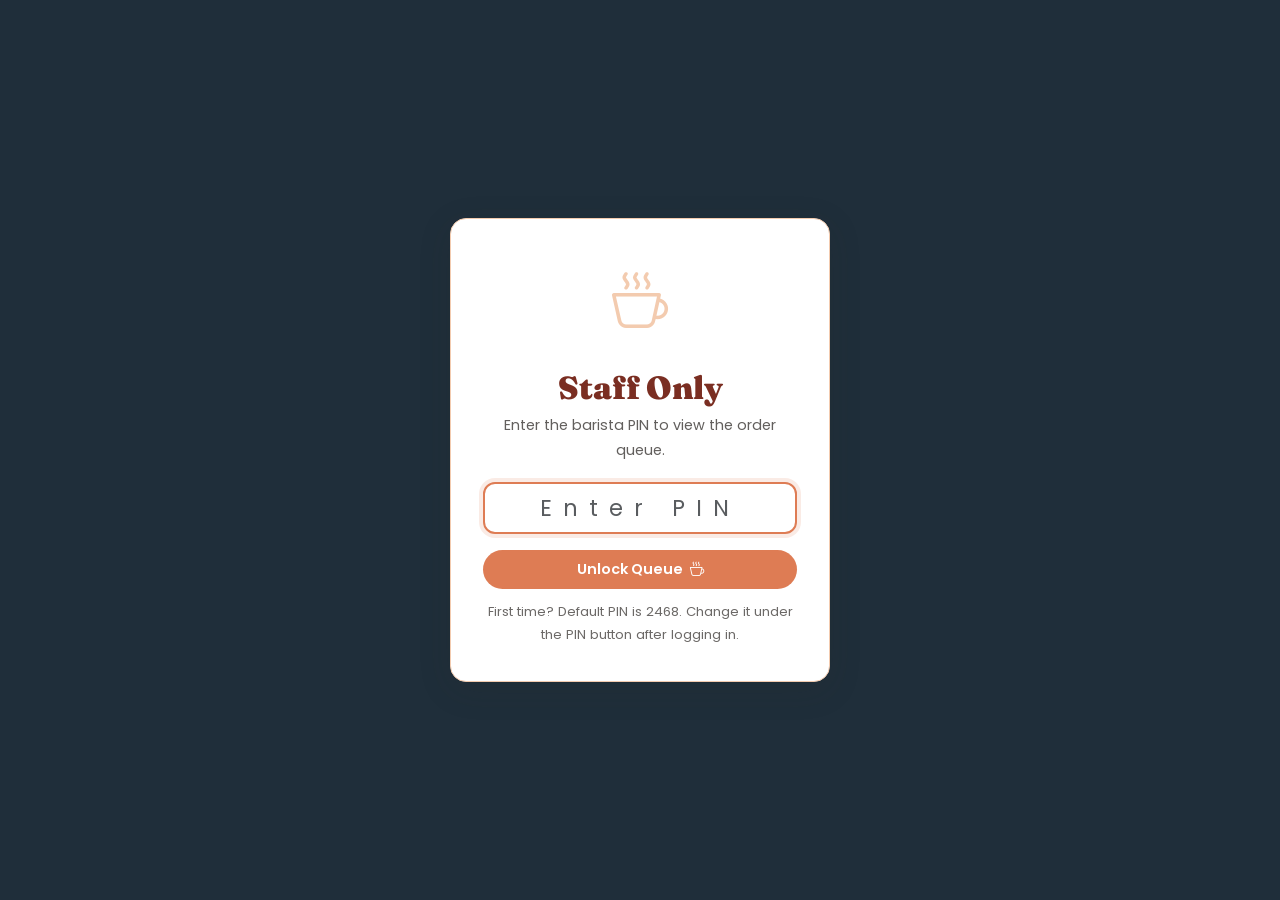
<file: barista.html>
<!DOCTYPE html>
<html lang="en">
<head>
    <meta charset="UTF-8">
    <meta name="viewport" content="width=device-width, initial-scale=1.0">
    <title>Barista Queue — Grace &amp; Glory</title>

    <!-- Favicon -->
    <link rel="icon" type="image/png" sizes="32x32" href="favicon.png">
    <link rel="apple-touch-icon" sizes="180x180" href="apple-touch-icon.png">
    <link rel="manifest" href="site.webmanifest">

    <!-- Google Fonts -->
    <link rel="preconnect" href="https://fonts.googleapis.com">
    <link rel="preconnect" href="https://fonts.gstatic.com" crossorigin>
    <link href="https://fonts.googleapis.com/css2?family=Fraunces:opsz,wght@9..144,400;9..144,700;9..144,900&family=Poppins:wght@300;400;500;600;700&display=swap" rel="stylesheet">

    <!-- Bootstrap 5.3 CSS -->
    <link href="https://cdn.jsdelivr.net/npm/bootstrap@5.3.3/dist/css/bootstrap.min.css" rel="stylesheet">

    <!-- Bootstrap Icons -->
    <link href="https://cdn.jsdelivr.net/npm/bootstrap-icons@1.11.3/font/bootstrap-icons.min.css" rel="stylesheet">

    <!-- Custom CSS (shared theme) -->
    <link rel="stylesheet" href="css/style.css">

    <style>
        /* ================= HEADER ================= */
        .barista-header {
            background: var(--navy);
            color: var(--ivory);
            padding: 0.9rem 0;
            position: sticky;
            top: 0;
            z-index: 1000;
            box-shadow: var(--shadow-md);
        }

        .barista-header .brand-text {
            font-size: 1.15rem;
        }

        .barista-badge {
            background: var(--terracotta);
            color: var(--white);
            font-size: 0.8rem;
            font-weight: 600;
            padding: 0.4rem 0.9rem;
            border-radius: 999px;
            letter-spacing: 0.03em;
            white-space: nowrap;
        }

        .barista-clock {
            font-variant-numeric: tabular-nums;
            font-weight: 600;
            font-size: 0.95rem;
            color: var(--peach);
            white-space: nowrap;
        }

        .btn-icon {
            background: rgba(255, 255, 255, 0.08);
            border: 1px solid rgba(255, 255, 255, 0.25);
            color: var(--ivory);
            border-radius: 50px;
            padding: 0.35rem 0.85rem;
            font-size: 0.9rem;
            transition: all var(--transition);
            white-space: nowrap;
        }

        .btn-icon:hover {
            background: var(--terracotta);
            color: var(--white);
            border-color: var(--terracotta);
        }

        /* ================= LOCK SCREEN ================= */
        body.locked {
            overflow: hidden;
        }

        .barista-lock {
            position: fixed;
            inset: 0;
            z-index: 3000;
            background: var(--navy);
            display: none;
            align-items: center;
            justify-content: center;
            padding: 1.5rem;
        }

        .barista-lock-card {
            background: var(--white);
            border-radius: var(--radius-lg);
            box-shadow: var(--shadow-lg);
            border: 1px solid var(--peach);
            padding: 2.2rem 2rem;
            max-width: 380px;
            width: 100%;
            text-align: center;
        }

        .barista-lock-card h2 {
            color: var(--maroon);
            margin-bottom: 0.35rem;
        }

        .barista-lock-sub {
            color: var(--charcoal);
            opacity: 0.75;
            font-size: 0.9rem;
            margin-bottom: 1.25rem;
        }

        .barista-lock-input input {
            font-size: 1.4rem;
            letter-spacing: 0.5em;
            text-align: center;
            border: 2px solid var(--peach);
            border-radius: var(--radius-md);
            height: 52px;
            margin-bottom: 1rem;
        }

        .barista-lock-input input:focus {
            border-color: var(--terracotta);
            box-shadow: 0 0 0 0.25rem rgba(222, 124, 84, 0.15);
        }

        .barista-lock-err {
            color: #a03226;
            background: #fde8e3;
            border: 1px solid #e79a8a;
            border-radius: var(--radius-sm);
            padding: 0.4rem 0.6rem;
            font-size: 0.85rem;
            display: none;
            margin-bottom: 0.85rem;
        }

        .barista-lock-err.show {
            display: block;
        }

        .barista-lock-tip {
            font-size: 0.82rem;
            color: var(--charcoal);
            opacity: 0.7;
            margin-top: 0.75rem;
            text-decoration: none;
        }

        .barista-lock-tip:hover {
            opacity: 1;
            color: var(--terracotta);
        }

        .shake {
            animation: lockShake 0.4s ease;
        }

        @keyframes lockShake {
            0%, 100% { transform: translateX(0); }
            20%      { transform: translateX(-8px); }
            40%      { transform: translateX(8px); }
            60%      { transform: translateX(-5px); }
            80%      { transform: translateX(5px); }
        }

        /* ================= QUEUE STATS ================= */
        .queue-stat {
            background: var(--white);
            border: 1px solid var(--peach);
            border-radius: var(--radius-md);
            padding: 0.65rem 1rem;
            box-shadow: var(--shadow-sm);
            display: flex;
            align-items: center;
            gap: 0.75rem;
            height: 100%;
            transition: transform var(--transition), box-shadow var(--transition);
        }

        .queue-stat:hover {
            transform: translateY(-2px);
            box-shadow: var(--shadow-md);
        }

        .queue-stat .stat-ico {
            width: 40px;
            height: 40px;
            border-radius: 50%;
            display: flex;
            align-items: center;
            justify-content: center;
            font-size: 1.1rem;
            background: var(--peach-light);
            color: var(--maroon);
            flex-shrink: 0;
        }

        .queue-stat.terracotta .stat-ico { background: var(--terracotta); color: var(--white); }
        .queue-stat.maroon .stat-ico { background: var(--maroon); color: var(--white); }
        .queue-stat.navy .stat-ico { background: var(--navy); color: var(--white); }
        .queue-stat.green .stat-ico { background: #4A7C59; color: var(--white); }

        .queue-stat .stat-num {
            font-family: 'Fraunces', serif;
            font-weight: 900;
            font-size: 1.4rem;
            line-height: 1;
            color: var(--maroon);
            font-variant-numeric: tabular-nums;
        }

        .queue-stat .stat-label {
            font-size: 0.68rem;
            text-transform: uppercase;
            letter-spacing: 1px;
            color: var(--charcoal);
            opacity: 0.6;
            white-space: nowrap;
        }

        /* ================= EMPTY STATE ================= */
        .barista-empty {
            color: var(--charcoal);
            opacity: 0.75;
        }

        .cup-wrap {
            position: relative;
            display: inline-block;
            margin-bottom: 1.25rem;
        }

        .cup-wrap i {
            font-size: 3.5rem;
            color: var(--peach);
            display: block;
        }

        .steam {
            position: absolute;
            bottom: 92%;
            width: 4px;
            height: 22px;
            border-radius: 50px;
            background: linear-gradient(to top, rgba(222, 124, 84, 0), var(--peach));
            opacity: 0;
        }

        .steam.s1 { left: 32%; animation: steamRise 2.2s ease-in-out infinite; }
        .steam.s2 { left: 50%; animation: steamRise 2.2s ease-in-out 0.7s infinite; }
        .steam.s3 { left: 68%; animation: steamRise 2.2s ease-in-out 1.4s infinite; }

        @keyframes steamRise {
            0%   { transform: translateY(0) scale(1); opacity: 0; }
            30%  { opacity: 0.8; }
            100% { transform: translateY(-20px) scale(1.5); opacity: 0; }
        }

        /* ================= ORDER CARDS ================= */
        .barista-card {
            background: var(--white);
            border-radius: var(--radius-lg);
            box-shadow: var(--shadow-md);
            border: 1px solid var(--peach);
            border-left: 6px solid var(--peach);
            overflow: hidden;
            transition: box-shadow var(--transition), transform var(--transition);
        }

        .barista-card:hover {
            transform: translateY(-3px);
            box-shadow: var(--shadow-lg);
        }

        .barista-card.status-received  { border-left-color: var(--terracotta); }
        .barista-card.status-preparing { border-left-color: var(--maroon); }
        .barista-card.status-ready     { border-left-color: #4A7C59; }

        .barista-card-header {
            background: var(--peach-light);
            padding: 0.85rem 1.1rem;
            border-bottom: 1px dashed var(--peach);
        }

        .barista-order-id {
            font-family: 'Fraunces', serif;
            font-weight: 900;
            color: var(--maroon);
            letter-spacing: 0.02em;
            font-size: 1.05rem;
        }

        .barista-time {
            font-size: 0.76rem;
            color: var(--charcoal);
            opacity: 0.7;
        }

        .barista-age {
            font-size: 0.76rem;
            font-weight: 700;
            color: var(--charcoal);
            background: rgba(255, 255, 255, 0.7);
            border: 1px solid var(--peach);
            padding: 0.15rem 0.55rem;
            border-radius: 50px;
            display: inline-block;
            font-variant-numeric: tabular-nums;
        }

        .barista-age.age-warn {
            color: #8a6516;
            border-color: #e8c47a;
            background: #fdf3da;
        }

        .barista-age.age-danger {
            color: #a03226;
            border-color: #e79a8a;
            background: #fde8e3;
            animation: ageBlink 1s ease infinite;
        }

        @keyframes ageBlink {
            50% { opacity: 0.55; }
        }

        .next-up {
            background: var(--terracotta);
            color: var(--white);
            font-size: 0.64rem;
            font-weight: 700;
            text-transform: uppercase;
            letter-spacing: 1px;
            padding: 0.28rem 0.6rem;
            border-radius: 50px;
            display: inline-block;
            margin-top: 0.4rem;
            box-shadow: 0 3px 8px rgba(222, 124, 84, 0.35);
        }

        /* Status stepper */
        .barista-stepper {
            display: flex;
            align-items: flex-start;
            padding: 0.6rem 1.1rem;
            background: var(--ivory);
            border-bottom: 1px dashed var(--peach);
        }

        .barista-step-wrap {
            display: flex;
            flex-direction: column;
            align-items: center;
            gap: 3px;
        }

        .barista-step {
            width: 24px;
            height: 24px;
            border-radius: 50%;
            border: 2px solid var(--peach);
            color: var(--charcoal);
            display: flex;
            align-items: center;
            justify-content: center;
            font-size: 0.7rem;
            background: var(--white);
            transition: all var(--transition);
            flex-shrink: 0;
        }

        .barista-step.done {
            background: var(--terracotta);
            border-color: var(--terracotta);
            color: var(--white);
        }

        .barista-step-label {
            font-size: 0.58rem;
            color: var(--charcoal);
            opacity: 0.65;
            white-space: nowrap;
        }

        .barista-step-line {
            flex: 1;
            height: 2px;
            background: var(--peach-light);
            margin-top: 11px;
        }

        .barista-step-line.done {
            background: var(--terracotta);
        }

        /* Items */
        .barista-item {
            display: flex;
            align-items: center;
            gap: 0.75rem;
            padding: 0.55rem 1.1rem;
            border-bottom: 1px dashed var(--peach-light);
        }

        .barista-item:last-child {
            border-bottom: none;
        }

        .barista-thumb {
            width: 44px;
            height: 44px;
            border-radius: var(--radius-sm);
            object-fit: cover;
            border: 1px solid var(--peach);
            flex-shrink: 0;
            background: var(--ivory);
        }

        .barista-item-info {
            flex: 1;
            min-width: 0;
        }

        .barista-qty {
            display: inline-block;
            min-width: 1.7rem;
            text-align: center;
            background: var(--peach);
            color: var(--maroon);
            font-weight: 700;
            border-radius: var(--radius-sm);
            padding: 0.05rem 0.4rem;
            margin-right: 0.5rem;
            font-size: 0.85rem;
        }

        .barista-item-name {
            font-weight: 600;
            font-size: 0.9rem;
            color: var(--charcoal);
        }

        .barista-item-size {
            color: var(--terracotta);
            font-size: 0.76rem;
        }

        .barista-item-price {
            font-weight: 600;
            white-space: nowrap;
            font-size: 0.85rem;
        }

        /* Footer */
        .barista-card-footer {
            padding: 0.85rem 1.1rem;
            display: flex;
            justify-content: space-between;
            align-items: center;
            border-top: 1px dashed var(--peach);
            background: var(--ivory);
        }

        .barista-total {
            font-family: 'Fraunces', serif;
            font-weight: 900;
            font-size: 1.15rem;
            color: var(--maroon);
            line-height: 1;
        }

        .barista-sub {
            font-size: 0.72rem;
            color: var(--charcoal);
            opacity: 0.65;
            margin-top: 0.15rem;
        }

        .btn-serve {
            background: #4A7C59;
            color: var(--white);
            border: none;
            padding: 0.45rem 1.1rem;
            border-radius: 50px;
            font-weight: 600;
            font-size: 0.82rem;
            transition: all var(--transition);
            white-space: nowrap;
        }

        .btn-serve:hover {
            background: #3f6b4d;
            color: var(--white);
            transform: translateY(-2px);
            box-shadow: 0 4px 12px rgba(74, 124, 89, 0.35);
        }

        /* ================= ANIMATIONS ================= */
        .barista-new {
            animation: cardEnter 0.55s cubic-bezier(0.2, 0.7, 0.3, 1),
                       cardPulse 1.8s ease 0.15s 2;
        }

        @keyframes cardEnter {
            from { opacity: 0; transform: translateY(18px) scale(0.95); }
            to   { opacity: 1; transform: none; }
        }

        @keyframes cardPulse {
            0%, 100% { box-shadow: var(--shadow-md); }
            50%      { box-shadow: 0 0 0 6px var(--peach), var(--shadow-lg); }
        }

        .status-flash {
            animation: cardFlash 0.8s ease;
        }

        @keyframes cardFlash {
            0%, 100% { box-shadow: var(--shadow-md); }
            50%      { box-shadow: 0 0 0 6px var(--peach), var(--shadow-lg); }
        }

        /* ================= CONFETTI ================= */
        #confettiCanvas {
            position: fixed;
            inset: 0;
            width: 100%;
            height: 100%;
            pointer-events: none;
            z-index: 2000;
            display: none;
        }

        @media (max-width: 575.98px) {
            .barista-clock { display: none; }
            .queue-stat { padding: 0.5rem 0.75rem; }
            .queue-stat .stat-ico { width: 34px; height: 34px; font-size: 0.95rem; }
            .queue-stat .stat-num { font-size: 1.2rem; }
        }
    </style>
</head>
<body>

    <!-- ==================== LOCK SCREEN ==================== -->
    <div class="barista-lock" id="baristaLock">
        <div class="barista-lock-card">
            <div class="cup-wrap">
                <i class="bi bi-cup-hot"></i>
                <span class="steam s1"></span>
                <span class="steam s2"></span>
                <span class="steam s3"></span>
            </div>
            <h2 class="display-font">Staff Only</h2>
            <p class="barista-lock-sub">Enter the barista PIN to view the order queue.</p>
            <div class="barista-lock-input">
                <input type="password" id="pinInput" class="form-control" inputmode="numeric" maxlength="8" autocomplete="off" spellcheck="false" placeholder="Enter PIN" aria-label="Barista PIN">
            </div>
            <p class="barista-lock-err" id="pinError" role="alert"></p>
            <button type="button" class="btn btn-accent btn-lg w-100" id="btnUnlock">Unlock Queue <i class="bi bi-cup-hot ms-1"></i></button>
            <p class="barista-lock-tip mb-0" id="firstPinTip" style="display: none;"></p>
        </div>
    </div>

    <!-- ==================== HEADER ==================== -->
    <header class="barista-header">
        <div class="container d-flex justify-content-between align-items-center gap-2 flex-wrap">
            <span class="brand-text">Grace <span class="accent">&amp;</span> Glory</span>
            <div class="d-flex align-items-center gap-2">
                <span class="barista-clock" id="baristaClock"></span>
                <button class="btn-icon" id="btnChangePin" type="button" title="Change PIN" style="display: none;"><i class="bi bi-key me-1"></i>PIN</button>
                <button class="btn-icon" id="btnLock" type="button" title="Lock the queue" style="display: none;"><i class="bi bi-lock-fill me-1"></i>Lock</button>
                <button class="btn-icon" id="btnMute" type="button" title="Mute sounds"></button>
                <span class="barista-badge"><i class="bi bi-cup-hot me-1"></i>Barista View</span>
            </div>
        </div>
    </header>

    <!-- ==================== ORDER QUEUE ==================== -->
    <main class="container py-4">
        <div class="d-flex flex-wrap justify-content-between align-items-center gap-2 mb-3">
            <h1 class="display-font section-title mb-0">Order <span class="accent-text">Queue</span></h1>
            <button class="btn btn-outline-accent btn-sm" id="btnClearReady" type="button">
                <i class="bi bi-check2-all me-1"></i>Clear Ready
            </button>
        </div>

        <!-- Live stats -->
        <div class="row g-2 mb-3">
            <div class="col-6 col-md-3">
                <div class="queue-stat">
                    <div class="stat-ico"><i class="bi bi-bag-check"></i></div>
                    <div>
                        <div class="stat-num" id="statQueue">0</div>
                        <div class="stat-label">To Make</div>
                    </div>
                </div>
            </div>
            <div class="col-6 col-md-3">
                <div class="queue-stat terracotta">
                    <div class="stat-ico"><i class="bi bi-fire"></i></div>
                    <div>
                        <div class="stat-num" id="statPreparing">0</div>
                        <div class="stat-label">Preparing</div>
                    </div>
                </div>
            </div>
            <div class="col-6 col-md-3">
                <div class="queue-stat green">
                    <div class="stat-ico"><i class="bi bi-bell"></i></div>
                    <div>
                        <div class="stat-num" id="statReady">0</div>
                        <div class="stat-label">Ready</div>
                    </div>
                </div>
            </div>
            <div class="col-6 col-md-3">
                <div class="queue-stat maroon">
                    <div class="stat-ico"><i class="bi bi-cash-coin"></i></div>
                    <div>
                        <div class="stat-num" id="statRevenue">&#8369;0</div>
                        <div class="stat-label">Queue Value</div>
                    </div>
                </div>
            </div>
        </div>

        <!-- Filters -->
        <div class="filter-bar mb-3">
            <div class="filter-scroll">
                <span class="filter-label">View:</span>
                <button class="filter-pill active" data-filter="all" aria-pressed="true">
                    All <span class="pill-count" data-count="all">0</span>
                </button>
                <button class="filter-pill" data-filter="active" aria-pressed="false">
                    To Make <span class="pill-count" data-count="active">0</span>
                </button>
                <button class="filter-pill" data-filter="ready" aria-pressed="false">
                    Ready <span class="pill-count" data-count="ready">0</span>
                </button>
            </div>
        </div>

        <div class="barista-empty text-center py-5" id="baristaEmpty">
            <div class="cup-wrap">
                <i class="bi bi-cup-hot"></i>
                <span class="steam s1"></span>
                <span class="steam s2"></span>
                <span class="steam s3"></span>
            </div>
            <h2 class="display-font">Waiting for orders</h2>
            <p class="mb-0">New orders appear here the moment a customer checks out.<br>Keep this page open on the counter.</p>
        </div>

        <div class="row g-3" id="baristaOrders"></div>
    </main>

    <!-- ==================== CHANGE PIN MODAL ==================== -->
    <div class="modal fade" id="pinModal" tabindex="-1" aria-labelledby="pinModalLabel" aria-hidden="true">
        <div class="modal-dialog modal-dialog-centered">
            <div class="modal-content">
                <div class="modal-header">
                    <h5 class="modal-title display-font" id="pinModalLabel">Change <span class="accent-text">PIN</span></h5>
                    <button type="button" class="btn-close" data-bs-dismiss="modal" aria-label="Close"></button>
                </div>
                <div class="modal-body">
                    <div class="mb-3">
                        <label for="pinCurrent" class="form-label">Current PIN</label>
                        <input type="password" inputmode="numeric" class="form-control" id="pinCurrent" autocomplete="off" maxlength="8" placeholder="Current PIN">
                    </div>
                    <div class="mb-3">
                        <label for="pinNew" class="form-label">New PIN</label>
                        <input type="password" inputmode="numeric" class="form-control" id="pinNew" autocomplete="off" maxlength="8" placeholder="4–8 digits">
                    </div>
                    <div class="mb-2">
                        <label for="pinConfirm" class="form-label">Confirm New PIN</label>
                        <input type="password" inputmode="numeric" class="form-control" id="pinConfirm" autocomplete="off" maxlength="8" placeholder="Re-enter new PIN">
                    </div>
                    <p class="barista-lock-err" id="pinChangeError" role="alert"></p>
                </div>
                <div class="modal-footer">
                    <button type="button" class="btn btn-outline-accent btn-sm" data-bs-dismiss="modal">Cancel</button>
                    <button type="button" class="btn btn-accent btn-sm" id="btnSavePin">Save PIN</button>
                </div>
            </div>
        </div>
    </div>

    <canvas id="confettiCanvas"></canvas>

    <!-- Bootstrap 5.3 JS Bundle (includes Popper) -->
    <script src="https://cdn.jsdelivr.net/npm/bootstrap@5.3.3/dist/js/bootstrap.bundle.min.js"></script>

    <script>
        (function () {
            'use strict';

            var STORAGE_KEY = 'gg_barista_queue';
            var MUTE_KEY = 'gg_barista_mute';

            var orders = [];
            var knownIds = {};
            var activeFilter = 'all';
            var muted = false;

            var container = document.getElementById('baristaOrders');
            var empty = document.getElementById('baristaEmpty');
            var confettiCanvas = document.getElementById('confettiCanvas');

            var productImages = {
                'Hot Americano': 'assets/hotcold_coffee/hot_americano.png',
                'Iced Oreo Coffee Latte': 'assets/hotcold_coffee/iced_oreo_coffee_latte.png',
                'Cold Brew Coffee': 'assets/hotcold_coffee/cold_brew_coffee.png',
                'Iced Coffee with Milk': 'assets/hotcold_coffee/iced_coffee_with_ milk.png',
                'Cookies & Cream': 'assets/hotcold_coffee/cookies_n_cream.png',
                'Taro Frappé': 'assets/frappe/taro.png',
                'Mango Frappé': 'assets/frappe/mango.png',
                'Dark Chocolate Frappé': 'assets/frappe/dark_chocolate.png',
                'Red Velvet Frappé': 'assets/frappe/red_velvet.png',
                'Salted Caramel Frappé': 'assets/frappe/salted_caramel.png',
                'Strawberry Cheesecake Frappé': 'assets/frappe/strawberry_cheesecake.png',
                'Okinawa Milk Tea': 'assets/milk_tea/okinawa.png',
                'Wintermelon Milk Tea': 'assets/milk_tea/wintermelon.png',
                'Hazelnut Milk Tea': 'assets/milk_tea/hazelnut.png',
                'Hokkaido Milk Tea': 'assets/milk_tea/hokkaido.png',
                'Salted Caramel Milk Tea': 'assets/milk_tea/salted_caramel.png',
                'Taro Milk Tea': 'assets/milk_tea/taro.jpg',
                'Cheesecake Slice': 'assets/pastries/cheesecake_slice.png',
                'Muffin': 'assets/pastries/muffin.png',
                'Banana Loaf': 'assets/pastries/banana_loaf.png',
                'Red Velvet Cake Slice': 'assets/pastries/red_velvet_cake_slice.png',
                'Triple Chocolate Slice': 'assets/pastries/tripple_chocolate_slice.png'
            };

            function readStorage() {
                try { return JSON.parse(localStorage.getItem(STORAGE_KEY) || '[]'); }
                catch (e) { return []; }
            }

            function saveOrders() {
                try { localStorage.setItem(STORAGE_KEY, JSON.stringify(orders)); }
                catch (e) { /* ignore quota/security errors */ }
            }

            function decodeOrder(encoded) {
                var s = encoded.replace(/-/g, '+').replace(/_/g, '/');
                while (s.length % 4 !== 0) s += '=';
                var bin = atob(s);
                var bytes = new Uint8Array(bin.length);
                for (var i = 0; i < bin.length; i++) bytes[i] = bin.charCodeAt(i);
                return JSON.parse(new TextDecoder().decode(bytes));
            }

            function timeLabel(iso) {
                var d = new Date(iso);
                return d.toLocaleTimeString([], { hour: 'numeric', minute: '2-digit' });
            }

            function elapsedLabel(iso) {
                var diff = Math.max(0, Math.floor((Date.now() - new Date(iso)) / 1000));
                if (diff < 60) return diff + 's ago';
                var m = Math.floor(diff / 60);
                var s = diff % 60;
                if (m < 60) return m + 'm ' + s + 's';
                var h = Math.floor(m / 60);
                return h + 'h ' + (m % 60) + 'm';
            }

            function ageClass(iso) {
                var diff = Math.floor((Date.now() - new Date(iso)) / 1000);
                if (diff >= 600) return 'age-danger';
                if (diff >= 300) return 'age-warn';
                return '';
            }

            function statusIndex(order) {
                if (order.status === 'ready') return 2;
                if (order.status === 'preparing') return 1;
                return 0;
            }

            function isOldestActive(id) {
                var oldest = null;
                for (var i = 0; i < orders.length; i++) {
                    if (orders[i].status !== 'ready') {
                        if (!oldest || new Date(orders[i].placed) < new Date(oldest.placed)) oldest = orders[i];
                    }
                }
                return !!(oldest && oldest.id === id);
            }

            function sortedOrders() {
                var arr = orders.slice().sort(function (a, b) {
                    return new Date(a.placed) - new Date(b.placed);
                });
                var active = [];
                var ready = [];
                for (var i = 0; i < arr.length; i++) {
                    if (arr[i].status === 'ready') ready.push(arr[i]);
                    else active.push(arr[i]);
                }
                return active.concat(ready);
            }

            function filteredOrders() {
                var sorted = sortedOrders();
                if (activeFilter === 'active') {
                    return sorted.filter(function (o) { return o.status !== 'ready'; });
                }
                if (activeFilter === 'ready') {
                    return sorted.filter(function (o) { return o.status === 'ready'; });
                }
                return sorted;
            }

            function orderCardHtml(order, isNew) {
                var items = '';
                for (var i = 0; i < order.items.length; i++) {
                    var it = order.items[i];
                    var img = productImages[it.name] || 'assets/hotcold_coffee/hot_americano.png';
                    var lineTotal = it.price * it.qty;
                    items += '<div class="barista-item">' +
                        '<img class="barista-thumb" src="' + img + '" alt="' + it.name + '">' +
                        '<div class="barista-item-info">' +
                        '<div><span class="barista-qty">' + it.qty + '</span>' +
                        '<span class="barista-item-name">' + it.name + '</span></div>' +
                        '<div class="barista-item-size">' + it.size + '</div></div>' +
                        '<span class="barista-item-price">&#8369;' + lineTotal + '</span></div>';
                }

                var idx = statusIndex(order);
                var stepDefs = [
                    { icon: 'bi-bag-check', label: 'Received' },
                    { icon: 'bi-fire', label: 'Preparing' },
                    { icon: 'bi-check2-circle', label: 'Ready' }
                ];
                var stepper = '';
                for (var s = 0; s < 3; s++) {
                    stepper += '<div class="barista-step-wrap">' +
                        '<div class="barista-step' + (s <= idx ? ' done' : '') + '"><i class="bi ' + stepDefs[s].icon + '"></i></div>' +
                        '<div class="barista-step-label">' + stepDefs[s].label + '</div></div>';
                    if (s < 2) {
                        stepper += '<div class="barista-step-line' + (s < idx ? ' done' : '') + '"></div>';
                    }
                }

                var nextUp = '';
                if (order.status !== 'ready' && isOldestActive(order.id)) {
                    nextUp = '<span class="next-up"><i class="bi bi-lightning-charge-fill me-1"></i>Next Up</span>';
                }

                var action = '';
                if (order.status === 'preparing') {
                    action = '<button type="button" class="btn btn-outline-accent btn-sm" data-action="ready">' +
                        '<i class="bi bi-bell me-1"></i>Mark Ready</button>';
                } else if (order.status === 'ready') {
                    action = '<button type="button" class="btn-serve btn-sm" data-action="serve">' +
                        '<i class="bi bi-check2-all me-1"></i>Serve Order</button>';
                } else {
                    action = '<button type="button" class="btn btn-accent btn-sm" data-action="start">' +
                        '<i class="bi bi-fire me-1"></i>Start Making</button>';
                }

                var count = 0;
                for (var c = 0; c < order.items.length; c++) count += order.items[c].qty;

                return '<div class="col-md-6 col-xl-4">' +
                    '<div class="barista-card status-' + (order.status || 'received') + ' h-100' +
                    (isNew ? ' barista-new' : '') + '" data-id="' + order.id + '">' +
                    '<div class="barista-card-header d-flex justify-content-between align-items-start">' +
                    '<div>' +
                    '<div class="barista-order-id">' + order.id + '</div>' +
                    '<div class="barista-time"><i class="bi bi-clock me-1"></i>' + timeLabel(order.placed) + '</div>' +
                    '</div>' +
                    '<div class="text-end">' +
                    '<span class="barista-age ' + ageClass(order.placed) + '">' + elapsedLabel(order.placed) + '</span>' +
                    nextUp +
                    '</div></div>' +
                    '<div class="barista-stepper">' + stepper + '</div>' +
                    '<div>' + items + '</div>' +
                    '<div class="barista-card-footer">' +
                    '<div>' +
                    '<div class="barista-total">&#8369;' + order.total + '</div>' +
                    '<div class="barista-sub">' + count + ' item' + (count === 1 ? '' : 's') + '</div>' +
                    '</div>' +
                    action +
                    '</div></div></div>';
            }

            function updateMeta() {
                var toMake = 0;
                var preparing = 0;
                var ready = 0;
                var revenue = 0;
                for (var i = 0; i < orders.length; i++) {
                    var o = orders[i];
                    revenue += o.total || 0;
                    if (o.status === 'ready') ready++;
                    else if (o.status === 'preparing') { preparing++; toMake++; }
                    else toMake++;
                }
                document.getElementById('statQueue').textContent = toMake;
                document.getElementById('statPreparing').textContent = preparing;
                document.getElementById('statReady').textContent = ready;
                document.getElementById('statRevenue').textContent = '\u20B1' + revenue;

                var total = orders.length;
                document.querySelectorAll('.filter-pill .pill-count').forEach(function (el) {
                    var key = el.getAttribute('data-count');
                    el.textContent = key === 'all' ? total : key === 'active' ? toMake : ready;
                });

                empty.classList.toggle('d-none', orders.length > 0);
            }

            function render() {
                var list = filteredOrders();
                var html = '';
                var fresh = false;
                for (var i = 0; i < list.length; i++) {
                    var o = list[i];
                    var isNew = !knownIds[o.id];
                    if (isNew) fresh = true;
                    html += orderCardHtml(o, isNew);
                    knownIds[o.id] = true;
                }
                container.innerHTML = html;
                updateMeta();
                return fresh;
            }

            function flashCard(id) {
                var el = container.querySelector('.barista-card[data-id="' + id + '"]');
                if (!el) return;
                el.classList.add('status-flash');
                setTimeout(function () { el.classList.remove('status-flash'); }, 800);
            }

            function findIndex(id) {
                for (var i = 0; i < orders.length; i++) {
                    if (orders[i].id === id) return i;
                }
                return -1;
            }

            function setStatus(id, status) {
                var i = findIndex(id);
                if (i < 0) return;
                orders[i].status = status;
                saveOrders();
                render();
                flashCard(id);
                if (status === 'ready') playReadyChime();
            }

            function removeOrder(id) {
                var i = findIndex(id);
                if (i < 0) return;
                orders.splice(i, 1);
                saveOrders();
                render();
            }

            function addFromHash() {
                var hash = location.hash;
                if (!hash || hash.indexOf('#order=') !== 0) return false;
                try {
                    var incoming = decodeOrder(hash.substring('#order='.length));
                    incoming.status = incoming.status || 'received';
                    for (var i = 0; i < orders.length; i++) {
                        if (orders[i].id === incoming.id) return false;
                    }
                    orders.push(incoming);
                    saveOrders();
                    return true;
                } catch (e) {
                    return false;
                }
            }

            /* ================= SOUND ================= */
            var audioCtx = null;
            function ctx() {
                if (!audioCtx) {
                    try { audioCtx = new (window.AudioContext || window.webkitAudioContext)(); }
                    catch (e) { audioCtx = null; }
                }
                if (audioCtx && audioCtx.state === 'suspended') audioCtx.resume();
                return audioCtx;
            }

            function tone(freqs, dur) {
                var c = ctx();
                if (!c || muted) return;
                var now = c.currentTime;
                freqs.forEach(function (f, i) {
                    var osc = c.createOscillator();
                    var gain = c.createGain();
                    var t = now + i * 0.14;
                    osc.type = 'sine';
                    osc.frequency.value = f;
                    gain.gain.setValueAtTime(0.0001, t);
                    gain.gain.exponentialRampToValueAtTime(0.14, t + 0.02);
                    gain.gain.exponentialRampToValueAtTime(0.0001, t + dur);
                    osc.connect(gain).connect(c.destination);
                    osc.start(t);
                    osc.stop(t + dur + 0.05);
                });
            }

            function playChime()      { tone([523.25, 659.25, 783.99], 0.5); }
            function playReadyChime() { tone([659.25, 783.99, 987.77], 0.45); }
            function playServeChime() { tone([783.99, 1046.5], 0.4); }

            /* ================= CONFETTI ================= */
            function burstConfetti(x, y) {
                var ctx2 = confettiCanvas.getContext('2d');
                confettiCanvas.width = window.innerWidth;
                confettiCanvas.height = window.innerHeight;
                var colors = ['#DE7C54', '#F3CBAF', '#7A2E22', '#1F2E3A', '#C96A44', '#4A7C59'];
                var parts = [];
                for (var i = 0; i < 140; i++) {
                    var angle = Math.random() * Math.PI * 2;
                    var speed = Math.random() * 11 + 3;
                    parts.push({
                        x: x,
                        y: y,
                        vx: Math.cos(angle) * speed,
                        vy: Math.sin(angle) * speed - 6,
                        g: 0.32,
                        size: Math.random() * 7 + 3,
                        color: colors[Math.floor(Math.random() * colors.length)],
                        rot: Math.random() * Math.PI * 2,
                        vr: (Math.random() - 0.5) * 0.5,
                        life: Math.random() * 40 + 50
                    });
                }
                confettiCanvas.style.display = 'block';
                var start = null;
                function frame(t) {
                    if (!start) start = t;
                    ctx2.clearRect(0, 0, confettiCanvas.width, confettiCanvas.height);
                    for (var i = 0; i < parts.length; i++) {
                        var p = parts[i];
                        p.vy += p.g;
                        p.x += p.vx;
                        p.y += p.vy;
                        p.vx *= 0.985;
                        p.rot += p.vr;
                        p.life--;
                        if (p.life > 0) {
                            ctx2.save();
                            ctx2.globalAlpha = Math.min(1, p.life / 30);
                            ctx2.translate(p.x, p.y);
                            ctx2.rotate(p.rot);
                            ctx2.fillStyle = p.color;
                            ctx2.fillRect(-p.size / 2, -p.size / 2, p.size, p.size * 0.6);
                            ctx2.restore();
                        }
                    }
                    if (start && t - start < 1600) requestAnimationFrame(frame);
                    else {
                        ctx2.clearRect(0, 0, confettiCanvas.width, confettiCanvas.height);
                        confettiCanvas.style.display = 'none';
                    }
                }
                requestAnimationFrame(frame);
            }

            /* ================= EVENTS ================= */

            /* Order card actions */
            container.addEventListener('click', function (e) {
                var btn = e.target.closest('[data-action]');
                if (!btn) return;
                var card = btn.closest('.barista-card');
                var id = card.getAttribute('data-id');
                var action = btn.getAttribute('data-action');
                if (action === 'start') {
                    setStatus(id, 'preparing');
                } else if (action === 'ready') {
                    setStatus(id, 'ready');
                } else if (action === 'serve') {
                    var rect = card.getBoundingClientRect();
                    burstConfetti(rect.left + rect.width / 2, rect.top + rect.height / 2);
                    playServeChime();
                    removeOrder(id);
                }
            });

            /* Filters */
            document.querySelectorAll('.filter-pill').forEach(function (btn) {
                btn.addEventListener('click', function () {
                    activeFilter = this.getAttribute('data-filter');
                    document.querySelectorAll('.filter-pill').forEach(function (b) {
                        var on = b.getAttribute('data-filter') === activeFilter;
                        b.classList.toggle('active', on);
                        b.setAttribute('aria-pressed', on ? 'true' : 'false');
                    });
                    render();
                });
            });

            /* Clear ready */
            document.getElementById('btnClearReady').addEventListener('click', function () {
                var hadReady = orders.some(function (o) { return o.status === 'ready'; });
                if (!hadReady) return;
                orders = orders.filter(function (o) { return o.status !== 'ready'; });
                saveOrders();
                render();
                playServeChime();
            });

            /* Mute toggle */
            var muteBtn = document.getElementById('btnMute');
            function syncMute() {
                muted = localStorage.getItem(MUTE_KEY) === '1';
                muteBtn.innerHTML = muted
                    ? '<i class="bi bi-volume-mute-fill me-1"></i>Muted'
                    : '<i class="bi bi-volume-up-fill me-1"></i>Sound';
                muteBtn.title = muted ? 'Unmute sounds' : 'Mute sounds';
            }
            muteBtn.addEventListener('click', function () {
                localStorage.setItem(MUTE_KEY, muted ? '0' : '1');
                syncMute();
                playChime();
            });
            syncMute();

            /* Unlock audio on first interaction */
            document.addEventListener('pointerdown', function () { ctx(); }, { once: true });

            /* Live incoming orders (another tab / same browser) */
            window.addEventListener('storage', function (e) {
                if (e.key !== null && e.key !== STORAGE_KEY) return;
                var next = readStorage();
                var fresh = next.some(function (o) { return !knownIds[o.id]; });
                orders = next;
                for (var i = 0; i < orders.length; i++) orders[i].status = orders[i].status || 'received';
                if (render() && fresh) playChime();
            });

            /* Live incoming orders (QR hash change) */
            window.addEventListener('hashchange', function () {
                if (addFromHash()) {
                    render();
                    playChime();
                }
            });

            /* Live clock + age counters */
            var clockEl = document.getElementById('baristaClock');
            setInterval(function () {
                if (clockEl) {
                    clockEl.textContent = new Date().toLocaleTimeString([], { hour: 'numeric', minute: '2-digit', second: '2-digit' });
                }
                var cards = container.querySelectorAll('.barista-card');
                for (var i = 0; i < cards.length; i++) {
                    var id = cards[i].getAttribute('data-id');
                    var o = null;
                    for (var j = 0; j < orders.length; j++) {
                        if (orders[j].id === id) { o = orders[j]; break; }
                    }
                    if (!o) continue;
                    var ageEl = cards[i].querySelector('.barista-age');
                    if (ageEl) {
                        ageEl.textContent = elapsedLabel(o.placed);
                        ageEl.className = 'barista-age ' + ageClass(o.placed);
                    }
                }
            }, 1000);

            /* ================= LOCK / PIN ================= */
            var PIN_KEY = 'gg_barista_pin';
            var PIN_SET_KEY = 'gg_barista_pin_set';
            var SESSION_KEY = 'gg_barista_session';
            var SESSION_HOURS = 8;
            var DEFAULT_PIN = '2468';

            var lockEl = document.getElementById('baristaLock');
            var pinInput = document.getElementById('pinInput');
            var pinError = document.getElementById('pinError');
            var btnUnlock = document.getElementById('btnUnlock');
            var btnLock = document.getElementById('btnLock');
            var btnChangePin = document.getElementById('btnChangePin');
            var firstPinTip = document.getElementById('firstPinTip');
            var pinCurrent = document.getElementById('pinCurrent');
            var pinNew = document.getElementById('pinNew');
            var pinConfirm = document.getElementById('pinConfirm');
            var pinChangeError = document.getElementById('pinChangeError');
            var btnSavePin = document.getElementById('btnSavePin');

            function storedPin() {
                try { return localStorage.getItem(PIN_KEY); }
                catch (e) { return null; }
            }

            function pinWasSet() {
                try { return localStorage.getItem(PIN_SET_KEY) === '1'; }
                catch (e) { return false; }
            }

            function seedDefaultPin() {
                if (!storedPin()) {
                    try { localStorage.setItem(PIN_KEY, DEFAULT_PIN); } catch (e) { /* ignore */ }
                }
            }

            function isLocked() {
                var ts = 0;
                try { ts = parseInt(localStorage.getItem(SESSION_KEY), 10) || 0; } catch (e) { /* ignore */ }
                return (Date.now() - ts) > SESSION_HOURS * 3600 * 1000;
            }

            function applyLock() {
                var locked = isLocked();
                document.body.classList.toggle('locked', locked);
                if (lockEl) lockEl.style.display = locked ? 'flex' : 'none';
                if (btnChangePin) btnChangePin.style.display = locked ? 'none' : 'inline-flex';
                if (btnLock) btnLock.style.display = locked ? 'none' : 'inline-flex';
                if (!locked && pinInput) pinInput.value = '';
            }

            function lock() {
                try { localStorage.removeItem(SESSION_KEY); } catch (e) { /* ignore */ }
                applyLock();
                if (pinInput) pinInput.focus();
            }

            function unlock() {
                try { localStorage.setItem(SESSION_KEY, String(Date.now())); } catch (e) { /* ignore */ }
                applyLock();
            }

            function showPinError(msg) {
                pinError.textContent = msg;
                pinError.classList.add('show');
                var card = lockEl.querySelector('.barista-lock-card');
                card.classList.remove('shake');
                void card.offsetWidth;
                card.classList.add('shake');
            }

            function tryUnlock() {
                var entered = (pinInput.value || '').trim();
                if (!entered) { showPinError('Please enter the PIN.'); pinInput.focus(); return; }
                if (entered === storedPin()) {
                    pinError.textContent = '';
                    pinError.classList.remove('show');
                    unlock();
                } else {
                    showPinError('Incorrect PIN. Try again.');
                    pinInput.value = '';
                    pinInput.focus();
                }
            }

            if (btnUnlock) btnUnlock.addEventListener('click', tryUnlock);
            if (pinInput) pinInput.addEventListener('keydown', function (e) {
                if (e.key === 'Enter') { e.preventDefault(); tryUnlock(); }
            });
            if (btnLock) btnLock.addEventListener('click', lock);

            if (firstPinTip) {
                firstPinTip.textContent = pinWasSet()
                    ? ''
                    : 'First time? Default PIN is ' + DEFAULT_PIN + '. Change it under the PIN button after logging in.';
                firstPinTip.style.display = pinWasSet() ? 'none' : 'block';
            }

            if (btnChangePin) {
                btnChangePin.addEventListener('click', function () {
                    pinCurrent.value = '';
                    pinNew.value = '';
                    pinConfirm.value = '';
                    pinChangeError.textContent = '';
                    pinChangeError.classList.remove('show');
                    new bootstrap.Modal(document.getElementById('pinModal')).show();
                });
            }

            function pinModalError(msg) {
                pinChangeError.textContent = msg;
                pinChangeError.classList.add('show');
            }

            if (btnSavePin) {
                btnSavePin.addEventListener('click', function () {
                    var cur = (pinCurrent.value || '').trim();
                    var nw = (pinNew.value || '').trim();
                    var cf = (pinConfirm.value || '').trim();
                    if (cur !== storedPin()) { pinModalError('Current PIN is incorrect.'); return; }
                    if (!/^\d{4,8}$/.test(nw)) { pinModalError('New PIN must be 4–8 digits.'); return; }
                    if (nw !== cf) { pinModalError('New PINs do not match.'); return; }
                    try {
                        localStorage.setItem(PIN_KEY, nw);
                        localStorage.setItem(PIN_SET_KEY, '1');
                    } catch (e) { pinModalError('Could not save PIN.'); return; }
                    if (firstPinTip) firstPinTip.style.display = 'none';
                    bootstrap.Modal.getInstance(document.getElementById('pinModal')).hide();
                });
            }

            /* ================= INIT ================= */
            orders = readStorage();
            for (var i = 0; i < orders.length; i++) {
                orders[i].status = orders[i].status || 'received';
                knownIds[orders[i].id] = true;
            }
            if (addFromHash()) {
                render();
                playChime();
            } else {
                render();
            }
            seedDefaultPin();
            applyLock();
            if (isLocked() && pinInput) pinInput.focus();
        })();
    </script>
</body>
</html>
</file>
<file: css/style.css>
/* ============================================
   Grace & Glory Café — Custom Stylesheet
   Palette: #FBF1E7, #DE7C54, #F3CBAF, #7A2E22, #2E2A27, #1F2E3A
   Fonts: Fraunces (display), Poppins (body)
   ============================================ */

/* ---- CSS Custom Properties ---- */
:root {
    --ivory:      #FBF1E7;
    --terracotta: #DE7C54;
    --peach:      #F3CBAF;
    --maroon:     #7A2E22;
    --charcoal:   #2E2A27;
    --navy:       #1F2E3A;
    --white:      #FFFFFF;

    --terracotta-dark: #c96a44;
    --peach-light:     #fae4cc;
    --maroon-light:    #a4503e;

    --shadow-sm:  0 2px 8px rgba(46, 42, 39, 0.08);
    --shadow-md:  0 4px 16px rgba(46, 42, 39, 0.12);
    --shadow-lg:  0 8px 32px rgba(46, 42, 39, 0.16);
    --shadow-xl:  0 12px 48px rgba(46, 42, 39, 0.20);

    --radius-sm: 8px;
    --radius-md: 12px;
    --radius-lg: 16px;
    --radius-xl: 24px;

    --transition: 0.3s ease;
}

/* ---- Global Reset & Base ---- */
*, *::before, *::after {
    box-sizing: border-box;
}

html {
    scroll-behavior: smooth;
    scroll-padding-top: 80px;
}

body {
    font-family: 'Poppins', sans-serif;
    font-weight: 400;
    color: var(--charcoal);
    background-color: var(--ivory);
    line-height: 1.7;
    overflow-x: hidden;
}

.display-font {
    font-family: 'Fraunces', serif;
    font-weight: 900;
    line-height: 1.2;
}

.accent, .accent-text {
    color: var(--terracotta);
}

img {
    max-width: 100%;
    height: auto;
}

a {
    text-decoration: none;
    transition: color var(--transition);
}

/* ---- Section Utility Classes ---- */
.section-tag {
    display: inline-block;
    font-size: 0.85rem;
    font-weight: 600;
    text-transform: uppercase;
    letter-spacing: 2px;
    color: var(--terracotta);
    margin-bottom: 0.5rem;
}

.section-title {
    font-size: clamp(2rem, 4vw, 3rem);
    color: var(--maroon);
    margin-bottom: 1rem;
}

.section-subtitle {
    font-size: 1.05rem;
    color: var(--charcoal);
    opacity: 0.75;
    max-width: 520px;
    margin: 0 auto;
}

/* ============================================
   NAVBAR
   ============================================ */
#mainNav {
    padding: 0.75rem 0;
    background: rgba(251, 241, 231, 0.92);
    backdrop-filter: blur(12px);
    -webkit-backdrop-filter: blur(12px);
    border-bottom: 1px solid rgba(243, 203, 175, 0.4);
    transition: background var(--transition), box-shadow var(--transition);
    z-index: 1050;
}

#mainNav.scrolled {
    background: rgba(251, 241, 231, 0.97);
    box-shadow: var(--shadow-sm);
}

.navbar-brand {
    display: flex;
    align-items: center;
    gap: 0.5rem;
    text-decoration: none;
}

.brand-logo {
    width: 40px;
    height: 40px;
    object-fit: contain;
    border-radius: 50%;
}

.brand-text {
    font-family: 'Fraunces', serif;
    font-weight: 900;
    font-size: 1.35rem;
    color: var(--maroon);
}

.navbar-nav .nav-link {
    font-weight: 500;
    font-size: 0.95rem;
    color: var(--charcoal);
    padding: 0.5rem 1rem !important;
    position: relative;
    transition: color var(--transition);
}

.navbar-nav .nav-link:hover,
.navbar-nav .nav-link.active {
    color: var(--terracotta);
}

.navbar-nav .nav-link::after {
    content: '';
    position: absolute;
    bottom: 0;
    left: 1rem;
    right: 1rem;
    height: 2px;
    background: var(--terracotta);
    transform: scaleX(0);
    transition: transform var(--transition);
}

.navbar-nav .nav-link:hover::after,
.navbar-nav .nav-link.active::after {
    transform: scaleX(1);
}

.btn-accent {
    background: var(--terracotta);
    color: var(--white);
    border: none;
    padding: 0.55rem 1.5rem;
    border-radius: 50px;
    font-weight: 600;
    font-size: 0.9rem;
    transition: background var(--transition), transform var(--transition), box-shadow var(--transition);
}

.btn-accent:hover {
    background: var(--terracotta-dark);
    color: var(--white);
    transform: translateY(-2px);
    box-shadow: 0 4px 12px rgba(222, 124, 84, 0.35);
}

.btn-outline-accent {
    border: 2px solid var(--terracotta);
    color: var(--terracotta);
    background: transparent;
    padding: 0.55rem 1.5rem;
    border-radius: 50px;
    font-weight: 600;
    font-size: 0.9rem;
    transition: all var(--transition);
}

.btn-outline-accent:hover {
    background: var(--terracotta);
    color: var(--white);
    transform: translateY(-2px);
    box-shadow: 0 4px 12px rgba(222, 124, 84, 0.35);
}

/* Cart Button in Navbar */
.cart-btn {
    position: relative;
    background: none;
    border: 2px solid var(--terracotta);
    color: var(--terracotta);
    width: 44px;
    height: 44px;
    border-radius: 50%;
    display: flex;
    align-items: center;
    justify-content: center;
    font-size: 1.15rem;
    cursor: pointer;
    margin-left: 1rem;
    transition: all var(--transition);
}

.cart-btn:hover {
    background: var(--terracotta);
    color: var(--white);
}

.cart-badge {
    position: absolute;
    top: -6px;
    right: -6px;
    background: var(--maroon);
    color: var(--white);
    font-size: 0.7rem;
    font-weight: 700;
    width: 20px;
    height: 20px;
    border-radius: 50%;
    display: flex;
    align-items: center;
    justify-content: center;
    line-height: 1;
    transition: transform var(--transition);
}

.cart-badge.bump {
    animation: badgeBump 0.3s ease;
}

/* Floating Recommend Button (AI Barista) */
.recommend-float {
    position: fixed;
    left: 1.5rem;
    bottom: 1.5rem;
    width: 56px;
    height: 56px;
    border-radius: 50%;
    border: none;
    background: var(--terracotta);
    color: var(--white);
    font-size: 1.4rem;
    display: flex;
    align-items: center;
    justify-content: center;
    cursor: pointer;
    box-shadow: 0 4px 16px rgba(222, 124, 84, 0.45);
    transition: transform var(--transition), box-shadow var(--transition);
    z-index: 1045;
}

.recommend-float:hover {
    transform: translateY(-3px) scale(1.05);
    box-shadow: 0 8px 24px rgba(222, 124, 84, 0.55);
}

@media (max-width: 575.98px) {
    .recommend-float {
        left: 1rem;
        bottom: 1rem;
        width: 50px;
        height: 50px;
        font-size: 1.25rem;
    }
}

@keyframes badgeBump {
    0%   { transform: scale(1); }
    50%  { transform: scale(1.4); }
    100% { transform: scale(1); }
}

/* Dropdown Menu Styling */
.dropdown-menu {
    border: none;
    box-shadow: var(--shadow-md);
    border-radius: var(--radius-md);
    padding: 0.5rem;
    margin-top: 0.5rem;
}

.dropdown-item {
    border-radius: var(--radius-sm);
    padding: 0.55rem 1rem;
    font-size: 0.9rem;
    transition: background var(--transition), color var(--transition);
}

.dropdown-item:hover,
.dropdown-item:focus {
    background: var(--peach-light);
    color: var(--maroon);
}

/* Filter Pills in Products */
.filter-bar {
    max-width: 100%;
}

.filter-label {
    font-family: 'Poppins', sans-serif;
    font-size: 0.85rem;
    font-weight: 600;
    color: var(--charcoal);
    opacity: 0.6;
    white-space: nowrap;
}

.filter-scroll {
    display: flex;
    align-items: center;
    gap: 0.5rem;
    overflow-x: auto;
    padding-bottom: 0.25rem;
    scrollbar-width: thin;
}

.filter-scroll::-webkit-scrollbar {
    height: 6px;
}

.filter-scroll::-webkit-scrollbar-thumb {
    background: var(--peach);
    border-radius: 50px;
}

.filter-pill {
    display: inline-flex;
    align-items: center;
    gap: 0.4rem;
    background: var(--white);
    border: 2px solid var(--peach);
    color: var(--charcoal);
    padding: 0.45rem 1rem;
    border-radius: 50px;
    font-weight: 600;
    font-size: 0.85rem;
    white-space: nowrap;
    cursor: pointer;
    transition: all var(--transition);
}

.filter-pill:hover,
.filter-pill:focus {
    border-color: var(--terracotta);
    color: var(--terracotta);
    background: var(--white);
}

.filter-pill.active {
    background: var(--terracotta);
    border-color: var(--terracotta);
    color: var(--white);
    box-shadow: 0 4px 12px rgba(222, 124, 84, 0.35);
}

.filter-pill.active:hover,
.filter-pill.active:focus {
    color: var(--white);
}

.pill-count {
    display: inline-flex;
    align-items: center;
    justify-content: center;
    min-width: 1.35rem;
    height: 1.35rem;
    padding: 0 0.3rem;
    font-size: 0.7rem;
    font-weight: 700;
    border-radius: 50px;
    background: var(--peach-light);
    color: var(--maroon);
    transition: background var(--transition), color var(--transition);
}

.filter-pill.active .pill-count {
    background: var(--white);
    color: var(--terracotta);
}

/* Mobile Cart Toggle */
@media (max-width: 991.98px) {
    .cart-btn {
        position: fixed;
        bottom: 1.5rem;
        right: 1.5rem;
        width: 56px;
        height: 56px;
        font-size: 1.3rem;
        box-shadow: var(--shadow-lg);
        z-index: 1045;
        margin-left: 0;
    }

    .cart-badge {
        width: 24px;
        height: 24px;
        font-size: 0.8rem;
        top: -4px;
        right: -4px;
    }
}

/* ============================================
   HERO SECTION
   ============================================ */
.hero-section {
    position: relative;
    min-height: 100vh;
    display: flex;
    align-items: center;
    justify-content: center;
    overflow: hidden;
}

.hero-bg {
    position: absolute;
    inset: 0;
    z-index: 0;
}

.hero-img {
    width: 100%;
    height: 100%;
    object-fit: cover;
}

.hero-overlay {
    position: absolute;
    inset: 0;
    background: linear-gradient(
        135deg,
        rgba(31, 46, 58, 0.82) 0%,
        rgba(122, 46, 34, 0.65) 50%,
        rgba(222, 124, 84, 0.45) 100%
    );
}

.hero-content {
    position: relative;
    z-index: 1;
    padding: 2rem;
}

.hero-title {
    font-size: clamp(3rem, 8vw, 6rem);
    color: var(--white);
    margin-bottom: 1.25rem;
    text-shadow: 0 2px 12px rgba(0, 0, 0, 0.2);
}

.hero-subtitle {
    font-size: clamp(1rem, 2vw, 1.25rem);
    color: rgba(255, 255, 255, 0.9);
    max-width: 540px;
    margin: 0 auto 2rem;
    font-weight: 300;
}

.hero-section .btn-accent {
    padding: 0.75rem 2.25rem;
    font-size: 1.05rem;
}

/* ============================================
   ABOUT SECTION
   ============================================ */
.about-section {
    background: var(--white);
}

.about-img-wrapper {
    position: relative;
    display: inline-block;
}

.about-img {
    width: 100%;
    height: 420px;
    object-fit: cover;
    position: relative;
    z-index: 1;
}

.about-img-accent {
    position: absolute;
    bottom: -15px;
    right: -15px;
    width: 100%;
    height: 100%;
    background: var(--peach);
    border-radius: var(--radius-lg);
    z-index: 0;
}

.about-text {
    font-size: 1rem;
    line-height: 1.8;
    color: var(--charcoal);
    opacity: 0.85;
}

/* ============================================
   PRODUCTS SECTION
   ============================================ */
.products-section {
    background: var(--ivory);
}

.product-card .card {
    border: none;
    border-radius: var(--radius-lg);
    box-shadow: var(--shadow-sm);
    transition: transform var(--transition), box-shadow var(--transition);
    overflow: hidden;
}

.product-card .card:hover {
    transform: translateY(-6px);
    box-shadow: var(--shadow-lg);
}

.card-img-top-wrapper {
    position: relative;
    overflow: hidden;
    height: 220px;
}

.card-img-top-wrapper img {
    width: 100%;
    height: 100%;
    object-fit: cover;
    transition: transform 0.5s ease;
}

.product-card .card:hover .card-img-top-wrapper img {
    transform: scale(1.05);
}

.category-badge {
    position: absolute;
    top: 12px;
    left: 12px;
    background: var(--terracotta);
    color: var(--white);
    font-size: 0.75rem;
    font-weight: 600;
    padding: 0.3rem 0.85rem;
    border-radius: 50px;
    text-transform: uppercase;
    letter-spacing: 0.5px;
}

.card-title {
    font-size: 1.2rem;
    color: var(--maroon);
    margin-bottom: 0.4rem;
}

.card-text {
    font-size: 0.9rem;
    color: var(--charcoal);
    opacity: 0.75;
    margin-bottom: 0.75rem;
}

/* Size Selector */
.size-selector .btn-group {
    gap: 0;
}

.size-selector .btn-check:checked + .btn-size {
    background: var(--terracotta);
    color: var(--white);
    border-color: var(--terracotta);
}

.btn-size {
    border: 2px solid var(--peach);
    color: var(--charcoal);
    background: var(--white);
    font-size: 0.78rem;
    font-weight: 600;
    padding: 0.35rem 0.6rem;
    border-radius: 0;
    transition: all var(--transition);
    flex: 1;
}

.btn-size:first-child {
    border-radius: var(--radius-sm) 0 0 var(--radius-sm);
}

.btn-size:last-child {
    border-radius: 0 var(--radius-sm) var(--radius-sm) 0;
}

.btn-size:hover:not(.active) {
    background: var(--peach-light);
    border-color: var(--terracotta);
}

.price-tag {
    font-family: 'Fraunces', serif;
    font-weight: 700;
    font-size: 1.2rem;
    color: var(--maroon);
}

.btn-add-to-order {
    font-size: 0.85rem;
    padding: 0.45rem 1rem;
}

/* Product Card Filter Animation */
.product-card {
    transition: opacity 0.4s ease, transform 0.4s ease;
}

.product-card.hidden-card {
    opacity: 0;
    transform: scale(0.9);
    pointer-events: none;
    position: absolute;
    width: 0;
    height: 0;
    overflow: hidden;
}

.product-card.filter-in {
    opacity: 0;
    transform: translateY(12px);
}

.product-card.filter-in.animated-in {
    opacity: 1;
    transform: translateY(0);
    transition: opacity 0.45s ease, transform 0.45s ease;
}

/* ============================================
   AI BARISTA / RECOMMENDER MODAL
   ============================================ */
.ai-modal-sub {
    font-size: 0.95rem;
    color: var(--charcoal);
    opacity: 0.75;
}

.ai-panel {
    background: var(--ivory);
    border: 2px solid var(--peach);
    box-shadow: var(--shadow-sm);
}

.ai-step-label {
    font-size: 0.9rem;
    font-weight: 600;
    color: var(--maroon);
    margin-bottom: 0.75rem;
}

.ai-chip-row {
    display: flex;
    flex-wrap: wrap;
    gap: 0.5rem;
}

.ai-chip {
    display: inline-flex;
    align-items: center;
    background: var(--white);
    border: 2px solid var(--peach);
    color: var(--charcoal);
    padding: 0.5rem 1.1rem;
    border-radius: 50px;
    font-weight: 600;
    font-size: 0.85rem;
    cursor: pointer;
    transition: all var(--transition);
}

.ai-chip:hover,
.ai-chip:focus {
    border-color: var(--terracotta);
    color: var(--terracotta);
    background: var(--white);
}

.ai-chip.active {
    background: var(--terracotta);
    border-color: var(--terracotta);
    color: var(--white);
    box-shadow: 0 4px 12px rgba(222, 124, 84, 0.35);
}

.ai-chip.active:hover,
.ai-chip.active:focus {
    color: var(--white);
}

.ai-pulse {
    display: inline-flex;
    align-items: center;
    justify-content: center;
    width: 56px;
    height: 56px;
    border-radius: 50%;
    background: var(--peach-light);
    color: var(--maroon);
    font-size: 1.5rem;
    animation: aiPulse 1.1s ease-in-out infinite;
}

.ai-brewing-text {
    font-weight: 600;
    color: var(--maroon);
}

.ai-vibe-line {
    font-size: 1rem;
    font-weight: 600;
    color: var(--maroon);
}

.rec-reason {
    font-size: 0.85rem;
    color: var(--terracotta);
    font-weight: 500;
    margin-bottom: 0.75rem;
}

.ai-fade-in {
    animation: aiFadeIn 0.5s ease forwards;
}

.pairing-card {
    background: var(--white);
    border: 2px solid var(--terracotta);
    box-shadow: var(--shadow-sm);
}

.pairing-title {
    color: var(--maroon);
    margin-bottom: 0.75rem;
}

.pairing-item {
    font-size: 0.95rem;
    font-weight: 600;
    color: var(--charcoal);
    display: flex;
    align-items: center;
    flex-wrap: wrap;
    gap: 0.25rem;
}

.pairing-plus {
    color: var(--terracotta);
    font-size: 1.2rem;
}

@keyframes aiPulse {
    0%   { transform: scale(1); box-shadow: 0 0 0 0 rgba(222, 124, 84, 0.4); }
    50%  { transform: scale(1.08); }
    100% { transform: scale(1); box-shadow: 0 0 0 14px rgba(222, 124, 84, 0); }
}

@keyframes aiFadeIn {
    from { opacity: 0; transform: translateY(10px); }
    to   { opacity: 1; transform: translateY(0); }
}

@media (max-width: 575.98px) {
    .ai-chip-row {
        flex-wrap: nowrap;
        overflow-x: auto;
        -webkit-overflow-scrolling: touch;
        padding-bottom: 0.25rem;
    }

    .ai-chip {
        flex-shrink: 0;
    }
}

/* ============================================
   FAQ / ACCORDION SECTION
   ============================================ */
.faq-section {
    background: var(--white);
}

.accordion-item {
    border: none;
    margin-bottom: 0.75rem;
    border-radius: var(--radius-md) !important;
    overflow: hidden;
    box-shadow: var(--shadow-sm);
}

.accordion-button {
    font-family: 'Poppins', sans-serif;
    font-weight: 600;
    font-size: 1rem;
    color: var(--charcoal);
    background: var(--ivory);
    padding: 1rem 1.25rem;
    border: none;
    border-radius: var(--radius-md) !important;
    transition: all var(--transition);
}

.accordion-button:not(.collapsed) {
    background: var(--terracotta);
    color: var(--white);
    box-shadow: var(--shadow-sm);
}

.accordion-button::after {
    background-image: url("data:image/svg+xml,%3csvg xmlns='http://www.w3.org/2000/svg' viewBox='0 0 16 16' fill='%232E2A27'%3e%3cpath fill-rule='evenodd' d='M1.646 4.646a.5.5 0 0 1 .708 0L8 10.293l5.646-5.647a.5.5 0 0 1 .708.708l-6 6a.5.5 0 0 1-.708 0l-6-6a.5.5 0 0 1 0-.708z'/%3e%3c/svg%3e");
    transition: transform var(--transition);
}

.accordion-button:not(.collapsed)::after {
    filter: brightness(0) invert(1);
}

.accordion-body {
    font-size: 0.95rem;
    color: var(--charcoal);
    opacity: 0.8;
    padding: 1rem 1.25rem;
    background: var(--white);
}

/* ============================================
   CAROUSEL / GALLERY SECTION
   ============================================ */
.gallery-section {
    background: var(--ivory);
}

.carousel-img {
    height: 450px;
    object-fit: cover;
}

.carousel-caption {
    background: linear-gradient(to top, rgba(31, 46, 58, 0.85), transparent);
    padding: 2rem 1.5rem 1.5rem;
    border-radius: 0 0 var(--radius-lg) var(--radius-lg);
    bottom: 0;
    left: 0;
    right: 0;
}

.carousel-caption h5 {
    font-size: 1.5rem;
    color: var(--white);
    margin-bottom: 0.25rem;
}

.carousel-caption p {
    font-size: 0.95rem;
    color: rgba(255, 255, 255, 0.85);
    margin-bottom: 0;
}

.carousel-indicators [data-bs-target] {
    width: 12px;
    height: 12px;
    border-radius: 50%;
    border: none;
    background-color: var(--peach);
    opacity: 0.5;
    transition: opacity var(--transition), transform var(--transition);
}

.carousel-indicators .active {
    opacity: 1;
    background-color: var(--terracotta);
    transform: scale(1.2);
}

.carousel-control-prev-icon,
.carousel-control-next-icon {
    background-color: var(--terracotta);
    border-radius: 50%;
    padding: 1rem;
    width: 2.5rem;
    height: 2.5rem;
}

/* ============================================
   CONTACT FORM SECTION
   ============================================ */
.contact-section {
    background: var(--white);
}

.contact-form .form-label {
    font-weight: 500;
    font-size: 0.9rem;
    color: var(--charcoal);
    margin-bottom: 0.35rem;
}

.contact-form .form-control,
.contact-form .form-select {
    border: 2px solid var(--peach);
    border-radius: var(--radius-sm);
    padding: 0.65rem 1rem;
    font-size: 0.95rem;
    color: var(--charcoal);
    transition: border-color var(--transition), box-shadow var(--transition);
    background: var(--ivory);
}

.contact-form .form-control:focus,
.contact-form .form-select:focus {
    border-color: var(--terracotta);
    box-shadow: 0 0 0 3px rgba(222, 124, 84, 0.2);
    background: var(--white);
}

.contact-form textarea {
    resize: vertical;
    min-height: 120px;
}

/* ============================================
   FOOTER
   ============================================ */
.site-footer {
    background: var(--navy);
    color: rgba(255, 255, 255, 0.8);
}

.footer-cta {
    background: var(--terracotta);
    padding: 4rem 0;
}

.footer-cta-title {
    font-size: clamp(1.75rem, 3.5vw, 2.5rem);
    color: var(--white);
    margin-bottom: 0.75rem;
}

.footer-cta-text {
    color: rgba(255, 255, 255, 0.9);
    font-size: 1.05rem;
    margin-bottom: 1.5rem;
}

.footer-cta .btn-light {
    color: var(--terracotta);
    font-weight: 700;
    padding: 0.65rem 2rem;
    border-radius: 50px;
}

.footer-brand {
    font-size: 1.5rem;
    color: var(--white);
    margin-bottom: 0.75rem;
}

.footer-heading {
    color: var(--white);
    font-weight: 600;
    font-size: 1rem;
    margin-bottom: 1rem;
    text-transform: uppercase;
    letter-spacing: 1px;
}

.footer-text {
    font-size: 0.9rem;
    line-height: 1.7;
    opacity: 0.75;
}

.footer-links {
    list-style: none;
    padding: 0;
    margin: 0;
}

.footer-links li {
    margin-bottom: 0.5rem;
    font-size: 0.9rem;
    opacity: 0.75;
}

.footer-links a {
    color: rgba(255, 255, 255, 0.75);
    transition: color var(--transition), opacity var(--transition);
}

.footer-links a:hover {
    color: var(--peach);
    opacity: 1;
}

.contact-info li {
    display: flex;
    align-items: flex-start;
    gap: 0.6rem;
}

.contact-info li i {
    color: var(--terracotta);
    margin-top: 3px;
    flex-shrink: 0;
}

.social-links {
    display: flex;
    gap: 0.75rem;
    margin-top: 1rem;
}

.social-icon {
    display: flex;
    align-items: center;
    justify-content: center;
    width: 40px;
    height: 40px;
    border-radius: 50%;
    border: 2px solid rgba(255, 255, 255, 0.2);
    color: rgba(255, 255, 255, 0.8);
    font-size: 1rem;
    transition: all var(--transition);
}

.social-icon:hover {
    background: var(--terracotta);
    border-color: var(--terracotta);
    color: var(--white);
}

.footer-bottom {
    border-top: 1px solid rgba(255, 255, 255, 0.1);
    font-size: 0.85rem;
    opacity: 0.6;
}

/* ============================================
   CART OFFCANVAS
   ============================================ */
.offcanvas {
    max-width: 400px;
}

.offcanvas-header {
    border-bottom: 1px solid var(--peach);
    padding-bottom: 1rem;
}

.offcanvas-title {
    color: var(--maroon);
    font-size: 1.4rem;
}

.cart-item {
    display: flex;
    align-items: center;
    gap: 0.75rem;
    padding: 0.75rem 0;
    border-bottom: 1px solid rgba(243, 203, 175, 0.4);
}

.cart-item-img {
    width: 55px;
    height: 55px;
    object-fit: cover;
    border-radius: var(--radius-sm);
}

.cart-item-info {
    flex: 1;
}

.cart-item-name {
    font-weight: 600;
    font-size: 0.9rem;
    color: var(--charcoal);
}

.cart-item-detail {
    font-size: 0.8rem;
    color: var(--charcoal);
    opacity: 0.65;
}

.cart-item-controls {
    display: flex;
    align-items: center;
    gap: 0.5rem;
    margin-top: 0.35rem;
}

.cart-item-controls .btn-qty {
    width: 28px;
    height: 28px;
    border-radius: 50%;
    border: 2px solid var(--peach);
    background: var(--white);
    color: var(--charcoal);
    display: flex;
    align-items: center;
    justify-content: center;
    font-size: 0.85rem;
    cursor: pointer;
    transition: all var(--transition);
    padding: 0;
    line-height: 1;
}

.cart-item-controls .btn-qty:hover {
    border-color: var(--terracotta);
    color: var(--terracotta);
}

.cart-item-controls .qty-value {
    font-weight: 600;
    font-size: 0.9rem;
    min-width: 20px;
    text-align: center;
}

.cart-item-remove {
    background: none;
    border: none;
    color: #dc3545;
    font-size: 1rem;
    cursor: pointer;
    padding: 0.25rem;
    transition: transform var(--transition);
}

.cart-item-remove:hover {
    transform: scale(1.2);
}

/* ============================================
   BACK TO TOP BUTTON
   ============================================ */
.back-to-top {
    position: fixed;
    bottom: 1.5rem;
    right: 1.5rem;
    width: 48px;
    height: 48px;
    border-radius: 50%;
    background: var(--terracotta);
    color: var(--white);
    border: none;
    font-size: 1.2rem;
    display: flex;
    align-items: center;
    justify-content: center;
    cursor: pointer;
    box-shadow: var(--shadow-md);
    opacity: 0;
    visibility: hidden;
    transform: translateY(20px);
    transition: all var(--transition);
    z-index: 1040;
}

.back-to-top.visible {
    opacity: 1;
    visibility: visible;
    transform: translateY(0);
}

.back-to-top:hover {
    background: var(--terracotta-dark);
    transform: translateY(-3px);
    box-shadow: var(--shadow-lg);
}

@media (max-width: 991.98px) {
    .back-to-top {
        bottom: 5.5rem;
        right: 1.5rem;
    }
}

/* ============================================
   SCROLL ANIMATIONS
   ============================================ */
.animate-on-scroll {
    opacity: 0;
    transform: translateY(30px);
    transition: opacity 0.7s ease, transform 0.7s ease;
}

.animate-on-scroll.animated {
    opacity: 1;
    transform: translateY(0);
}

.animate-fade-up {
    opacity: 0;
    transform: translateY(30px);
    animation: fadeUp 0.8s ease forwards;
}

.delay-1 { animation-delay: 0.2s; }
.delay-2 { animation-delay: 0.4s; }

@keyframes fadeUp {
    to {
        opacity: 1;
        transform: translateY(0);
    }
}

/* ============================================
   RESPONSIVE — TABLET
   ============================================ */
@media (max-width: 991.98px) {
    .navbar-collapse {
        background: var(--white);
        border-radius: var(--radius-md);
        padding: 1rem;
        margin-top: 0.5rem;
        box-shadow: var(--shadow-md);
    }

    .hero-title {
        font-size: clamp(2.5rem, 7vw, 4rem);
    }

    .carousel-img {
        height: 350px;
    }

    .about-img {
        height: 320px;
    }
}

/* ============================================
   RESPONSIVE — MOBILE
   ============================================ */
@media (max-width: 575.98px) {
    .hero-section {
        min-height: 90vh;
    }

    .filter-bar {
        margin-right: calc(var(--bs-gutter-x, 1.5rem) * -1);
    }

    .filter-scroll {
        flex-wrap: nowrap;
        -webkit-overflow-scrolling: touch;
    }

    .filter-pill {
        flex-shrink: 0;
        padding: 0.5rem 0.95rem;
        font-size: 0.8rem;
    }

    .filter-label {
        display: none;
    }

    .hero-title {
        font-size: clamp(2rem, 9vw, 3rem);
    }

    .carousel-img {
        height: 280px;
    }

    .carousel-caption h5 {
        font-size: 1.15rem;
    }

    .section-title {
        font-size: 1.75rem;
    }

    .card-img-top-wrapper {
        height: 180px;
    }

    .about-img {
        height: 260px;
    }

    .footer-cta {
        padding: 3rem 0;
    }

    .contact-form .btn-lg {
        padding: 0.6rem 1.5rem;
        font-size: 1rem;
    }

    .btn-size {
        font-size: 0.72rem;
        padding: 0.3rem 0.4rem;
    }

    .price-tag {
        font-size: 1.05rem;
    }

    .btn-add-to-order {
        font-size: 0.78rem;
        padding: 0.4rem 0.75rem;
    }
}

/* ============================================
   UTILITY
   ============================================ */
.border-top {
    border-top: 1px solid var(--peach) !important;
}

/* Scrollbar */
::-webkit-scrollbar {
    width: 8px;
}

::-webkit-scrollbar-track {
    background: var(--ivory);
}

::-webkit-scrollbar-thumb {
    background: var(--peach);
    border-radius: 4px;
}

::-webkit-scrollbar-thumb:hover {
    background: var(--terracotta);
}

/* Selection */
::selection {
    background: var(--terracotta);
    color: var(--white);
}

/* ============================================
   CHECKOUT MODAL
   ============================================ */
.checkout-order-summary {
    background: var(--peach-light);
    border: 1px solid var(--peach);
    border-radius: var(--radius-md);
    padding: 0.9rem 1.1rem;
}

.checkout-order-summary > div {
    padding: 0.25rem 0;
}
</file>
